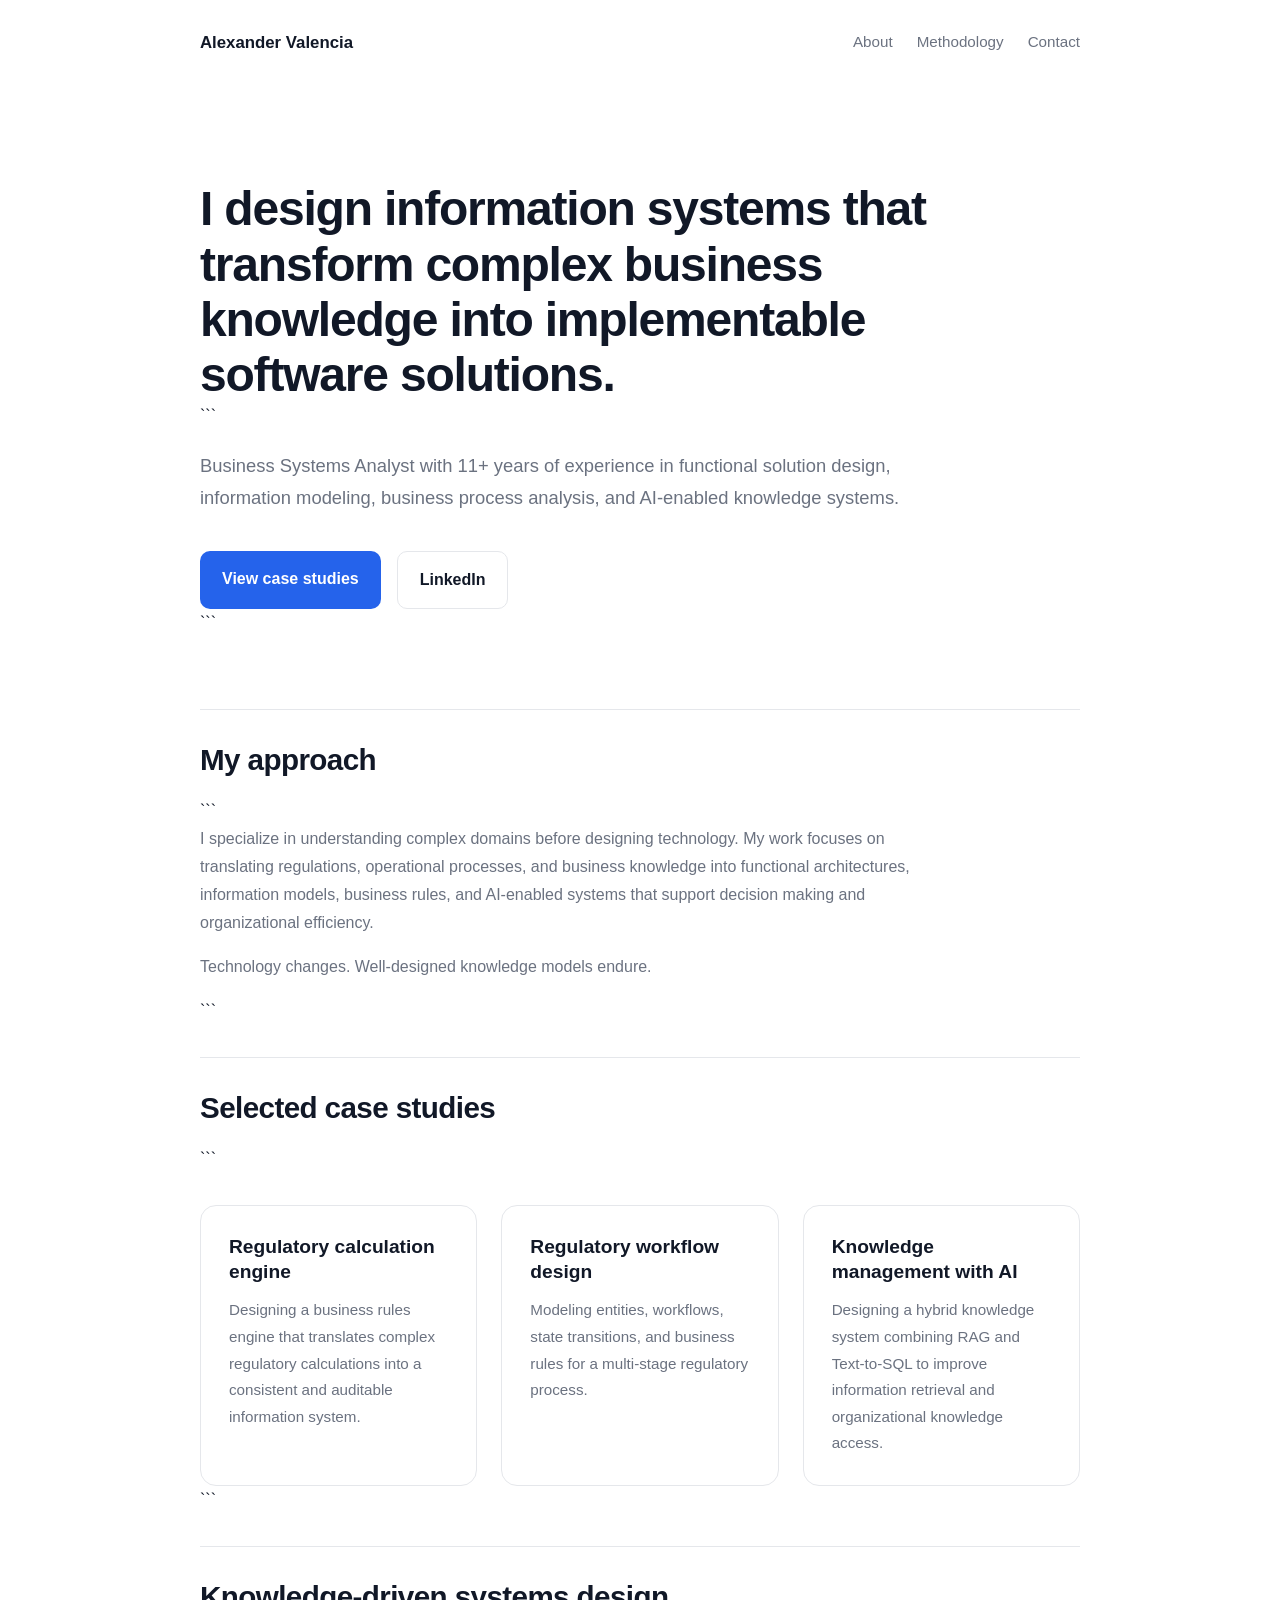
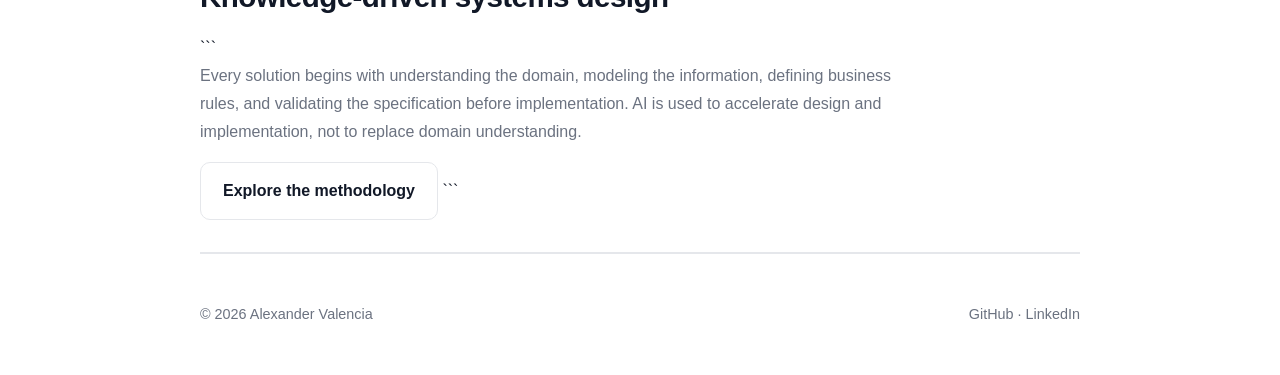
<file: index.html>
<!DOCTYPE html>

<html lang="en">
<head>
    <meta charset="UTF-8">
    <meta name="viewport" content="width=device-width, initial-scale=1.0">
    <title>Alexander Valencia | Business Systems Analyst</title>
    <link rel="stylesheet" href="assets/css/style.css">
</head>
<body>

<header class="container">
    <nav>
        <div class="logo">Alexander Valencia</div>
        <div class="nav-links">
            <a href="about.html">About</a>
            <a href="methodology.html">Methodology</a>
            <a href="contact.html">Contact</a>
        </div>
    </nav>
</header>

<main class="container">

<section class="hero">
    <h1>I design information systems that transform complex business knowledge into implementable software solutions.</h1>

```
<p class="subtitle">
    Business Systems Analyst with 11+ years of experience in functional solution design,
    information modeling, business process analysis, and AI-enabled knowledge systems.
</p>

<div class="hero-buttons">
    <a href="#case-studies" class="button primary">View case studies</a>
    <a href="https://www.linkedin.com/in/alexander-valencia-810a466b" class="button secondary">LinkedIn</a>
</div>
```

</section>

<section class="intro">
    <h2>My approach</h2>

```
<p>
    I specialize in understanding complex domains before designing technology.
    My work focuses on translating regulations, operational processes, and business
    knowledge into functional architectures, information models, business rules,
    and AI-enabled systems that support decision making and organizational efficiency.
</p>

<p>
    Technology changes. Well-designed knowledge models endure.
</p>
```

</section>

<section id="case-studies" class="case-studies">
    <h2>Selected case studies</h2>

```
<div class="cards">

    <a class="card" href="cases/regulatory-calculation-engine.html">
        <h3>Regulatory calculation engine</h3>
        <p>
            Designing a business rules engine that translates complex regulatory
            calculations into a consistent and auditable information system.
        </p>
    </a>

    <a class="card" href="cases/regulatory-workflow-design.html">
        <h3>Regulatory workflow design</h3>
        <p>
            Modeling entities, workflows, state transitions, and business rules
            for a multi-stage regulatory process.
        </p>
    </a>

    <a class="card" href="cases/knowledge-management-ai.html">
        <h3>Knowledge management with AI</h3>
        <p>
            Designing a hybrid knowledge system combining RAG and Text-to-SQL
            to improve information retrieval and organizational knowledge access.
        </p>
    </a>

</div>
```

</section>

<section class="methodology">
    <h2>Knowledge-driven systems design</h2>

```
<p>
    Every solution begins with understanding the domain, modeling the information,
    defining business rules, and validating the specification before implementation.
    AI is used to accelerate design and implementation, not to replace domain understanding.
</p>

<a href="methodology.html" class="button secondary">Explore the methodology</a>
```

</section>

</main>

<footer class="container footer">
    <p>© 2026 Alexander Valencia</p>
    <p>
        <a href="https://github.com/alexv6v6">GitHub</a> ·
        <a href="https://www.linkedin.com/in/alexander-valencia-810a466b">LinkedIn</a>
    </p>
</footer>

</body>
</html>
</file>
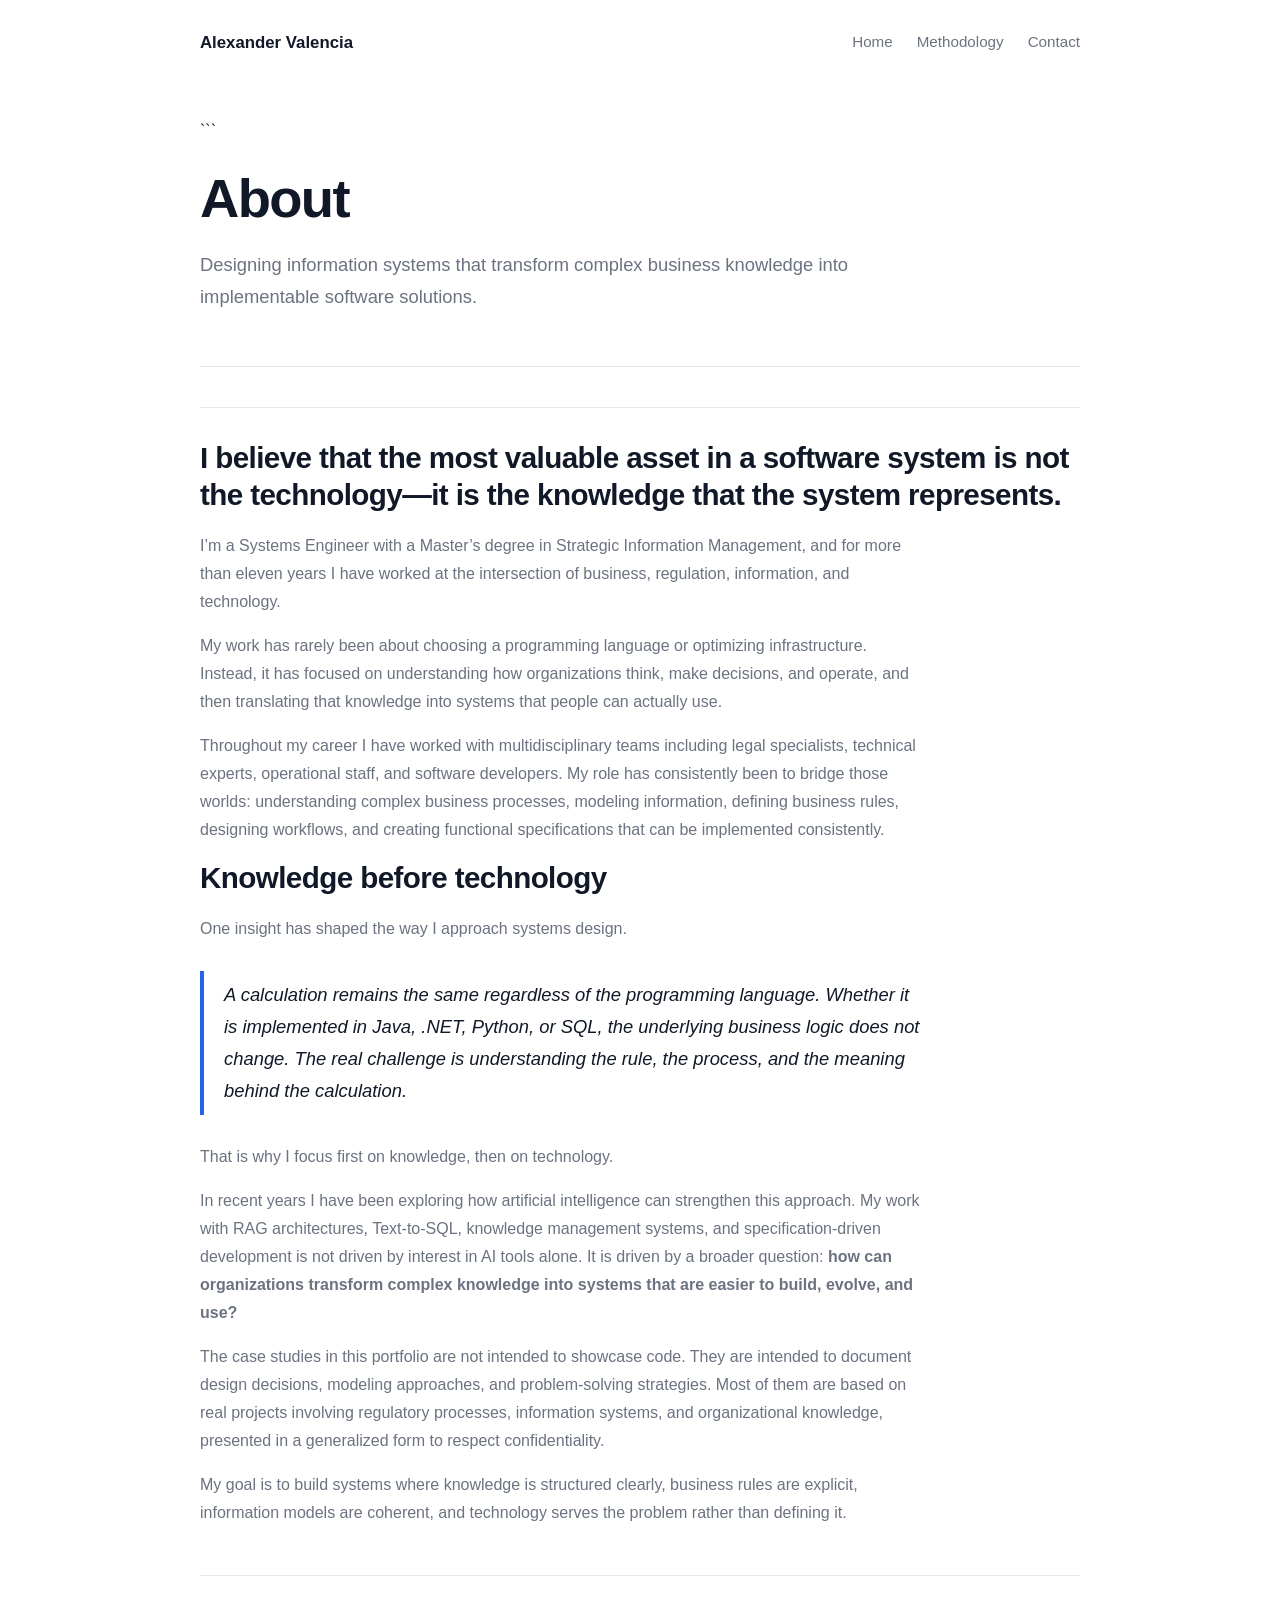
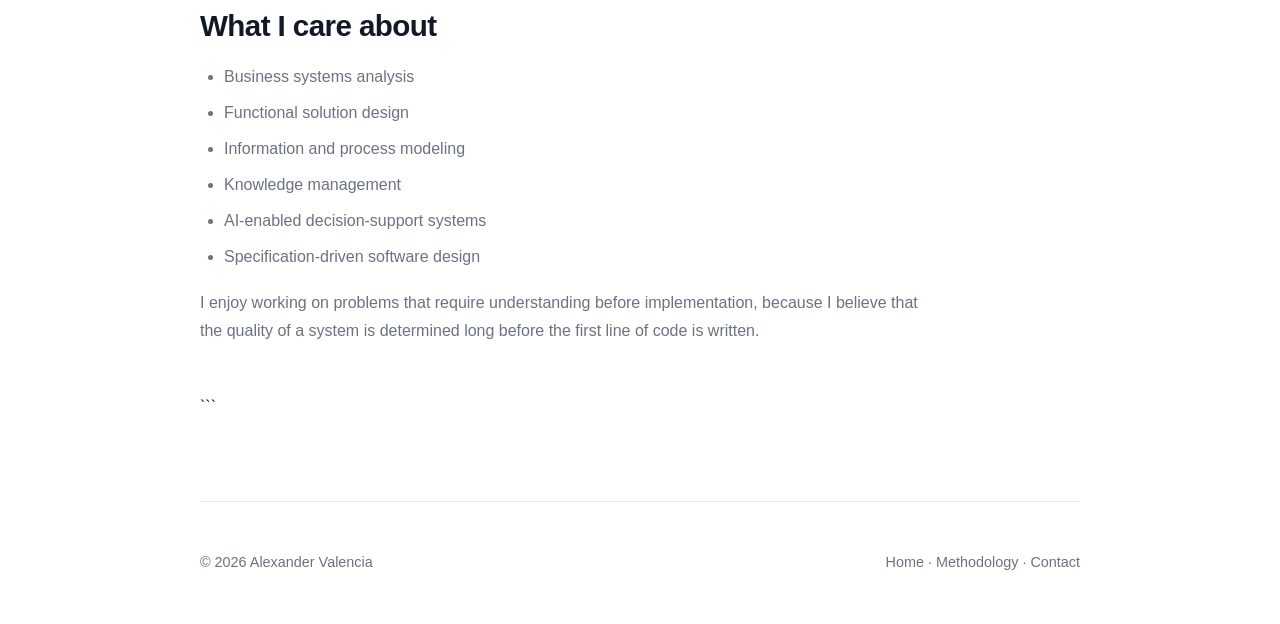
<file: about.html>
<!DOCTYPE html>

<html lang="en">
<head>
    <meta charset="UTF-8">
    <meta name="viewport" content="width=device-width, initial-scale=1.0">
    <title>About | Alexander Valencia</title>
    <link rel="stylesheet" href="assets/css/style.css">
</head>
<body>

<header class="container">
    <nav>
        <div class="logo">Alexander Valencia</div>
        <div class="nav-links">
            <a href="index.html">Home</a>
            <a href="methodology.html">Methodology</a>
            <a href="contact.html">Contact</a>
        </div>
    </nav>
</header>

<main class="container page-content">

```
<section class="page-header">
    <h1>About</h1>
    <p class="subtitle">
        Designing information systems that transform complex business knowledge into
        implementable software solutions.
    </p>
</section>

<section>

    <h2>I believe that the most valuable asset in a software system is not the technology—it is the knowledge that the system represents.</h2>

    <p>
        I’m a Systems Engineer with a Master’s degree in Strategic Information Management,
        and for more than eleven years I have worked at the intersection of business,
        regulation, information, and technology.
    </p>

    <p>
        My work has rarely been about choosing a programming language or optimizing
        infrastructure. Instead, it has focused on understanding how organizations think,
        make decisions, and operate, and then translating that knowledge into systems that
        people can actually use.
    </p>

    <p>
        Throughout my career I have worked with multidisciplinary teams including legal
        specialists, technical experts, operational staff, and software developers. My role
        has consistently been to bridge those worlds: understanding complex business
        processes, modeling information, defining business rules, designing workflows,
        and creating functional specifications that can be implemented consistently.
    </p>

    <h2>Knowledge before technology</h2>

    <p>
        One insight has shaped the way I approach systems design.
    </p>

    <blockquote>
        A calculation remains the same regardless of the programming language. Whether it
        is implemented in Java, .NET, Python, or SQL, the underlying business logic does
        not change. The real challenge is understanding the rule, the process, and the
        meaning behind the calculation.
    </blockquote>

    <p>
        That is why I focus first on knowledge, then on technology.
    </p>

    <p>
        In recent years I have been exploring how artificial intelligence can strengthen
        this approach. My work with RAG architectures, Text-to-SQL, knowledge management
        systems, and specification-driven development is not driven by interest in AI tools
        alone. It is driven by a broader question:
        <strong>how can organizations transform complex knowledge into systems that are
        easier to build, evolve, and use?</strong>
    </p>

    <p>
        The case studies in this portfolio are not intended to showcase code. They are
        intended to document design decisions, modeling approaches, and problem-solving
        strategies. Most of them are based on real projects involving regulatory processes,
        information systems, and organizational knowledge, presented in a generalized form
        to respect confidentiality.
    </p>

    <p>
        My goal is to build systems where knowledge is structured clearly, business rules
        are explicit, information models are coherent, and technology serves the problem
        rather than defining it.
    </p>

</section>

<section>

    <h2>What I care about</h2>

    <ul>
        <li>Business systems analysis</li>
        <li>Functional solution design</li>
        <li>Information and process modeling</li>
        <li>Knowledge management</li>
        <li>AI-enabled decision-support systems</li>
        <li>Specification-driven software design</li>
    </ul>

    <p>
        I enjoy working on problems that require understanding before implementation,
        because I believe that the quality of a system is determined long before the first
        line of code is written.
    </p>

</section>
```

</main>

<footer class="container footer">
    <p>© 2026 Alexander Valencia</p>
    <p>
        <a href="index.html">Home</a> ·
        <a href="methodology.html">Methodology</a> ·
        <a href="contact.html">Contact</a>
    </p>
</footer>

</body>
</html>
</file>
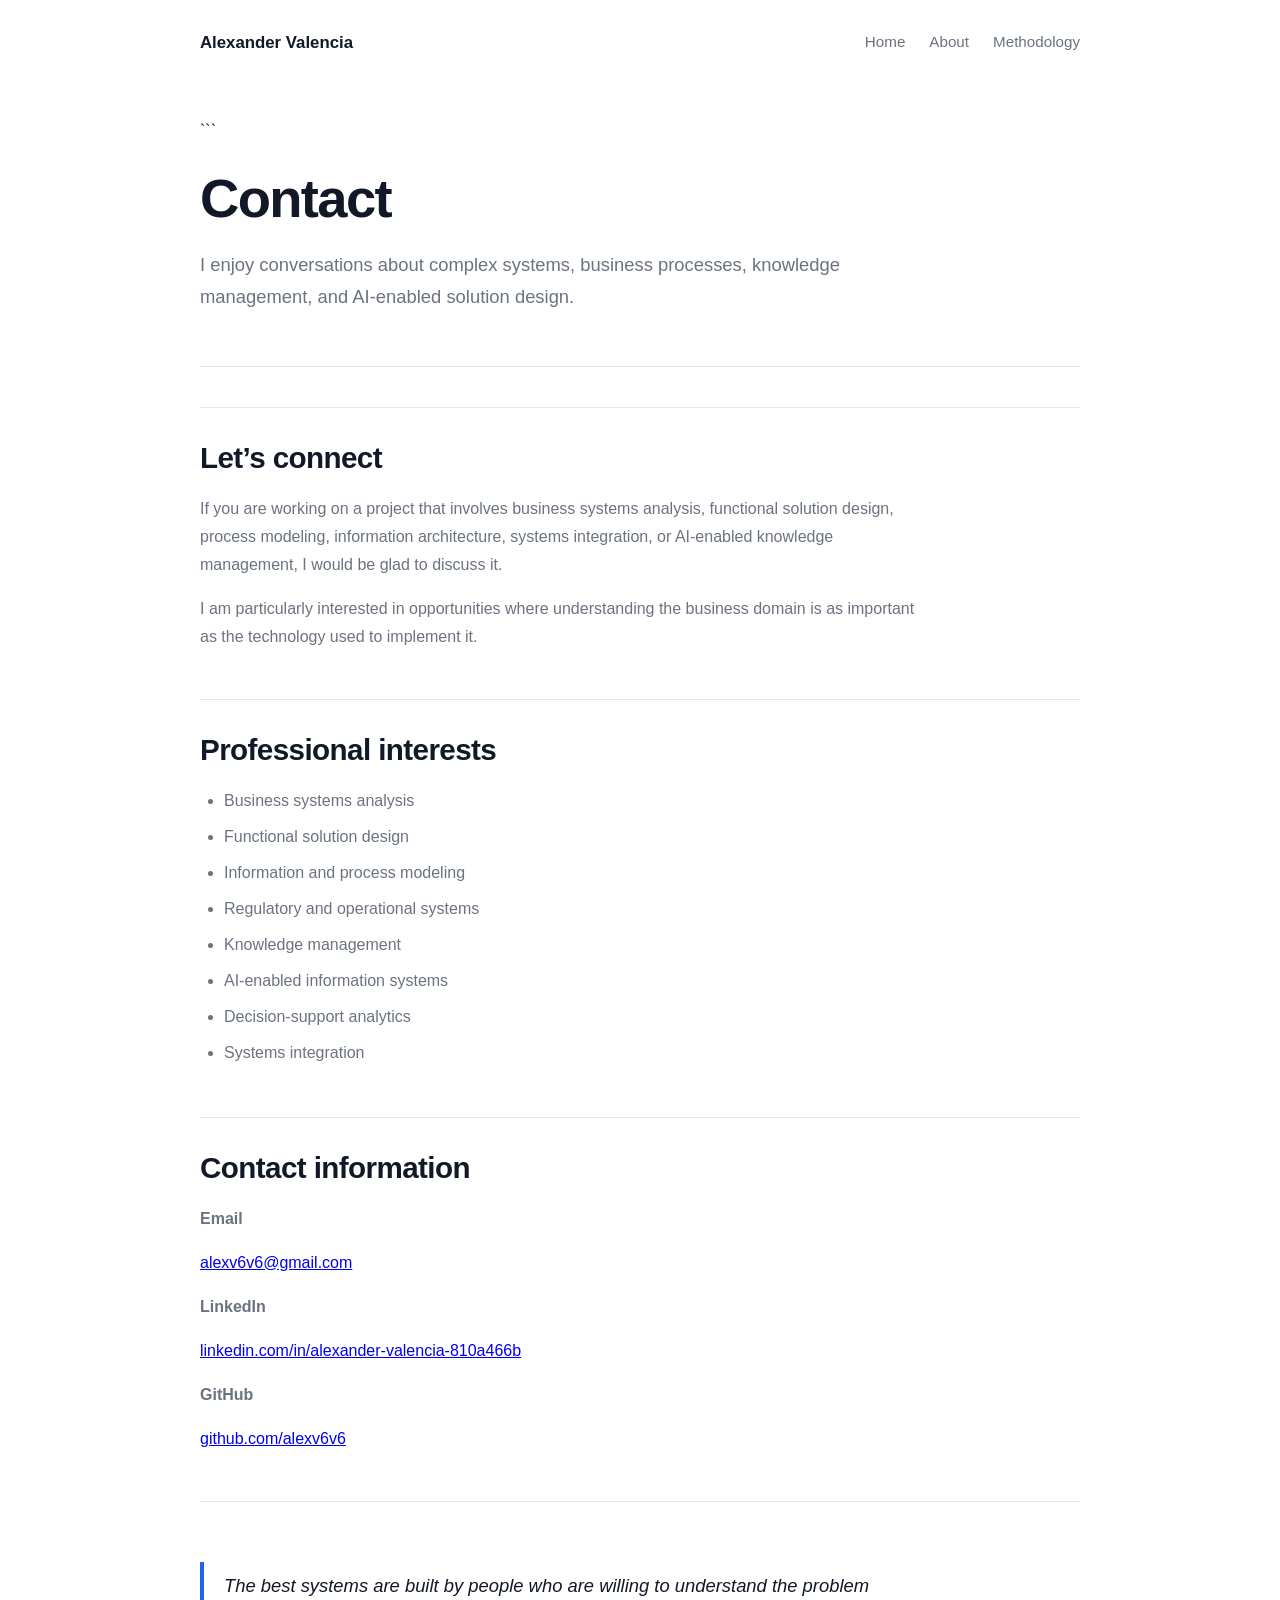
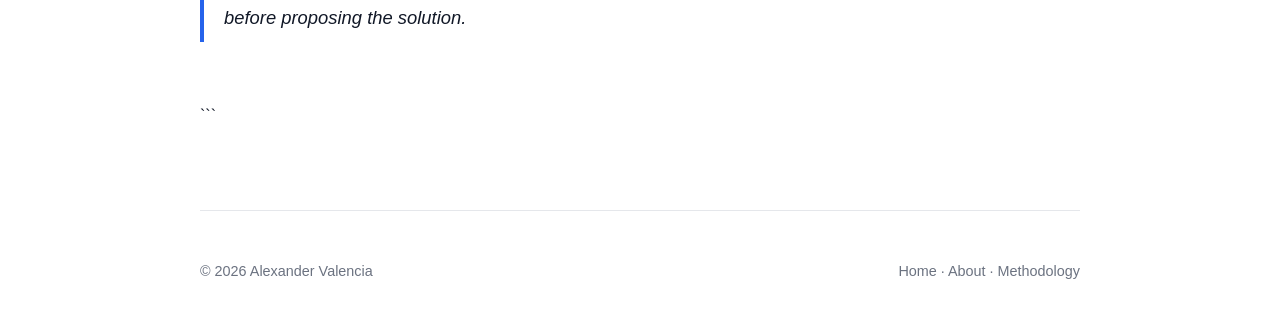
<file: contact.html>
<!DOCTYPE html>

<html lang="en">
<head>
    <meta charset="UTF-8">
    <meta name="viewport" content="width=device-width, initial-scale=1.0">
    <title>Contact | Alexander Valencia</title>
    <link rel="stylesheet" href="assets/css/style.css">
</head>
<body>

<header class="container">
    <nav>
        <div class="logo">Alexander Valencia</div>
        <div class="nav-links">
            <a href="index.html">Home</a>
            <a href="about.html">About</a>
            <a href="methodology.html">Methodology</a>
        </div>
    </nav>
</header>

<main class="container page-content">

```
<section class="page-header">
    <h1>Contact</h1>
    <p class="subtitle">
        I enjoy conversations about complex systems, business processes,
        knowledge management, and AI-enabled solution design.
    </p>
</section>

<section>

    <h2>Let’s connect</h2>

    <p>
        If you are working on a project that involves business systems analysis,
        functional solution design, process modeling, information architecture,
        systems integration, or AI-enabled knowledge management, I would be glad
        to discuss it.
    </p>

    <p>
        I am particularly interested in opportunities where understanding the
        business domain is as important as the technology used to implement it.
    </p>

</section>

<section>

    <h2>Professional interests</h2>

    <ul>
        <li>Business systems analysis</li>
        <li>Functional solution design</li>
        <li>Information and process modeling</li>
        <li>Regulatory and operational systems</li>
        <li>Knowledge management</li>
        <li>AI-enabled information systems</li>
        <li>Decision-support analytics</li>
        <li>Systems integration</li>
    </ul>

</section>

<section>

    <h2>Contact information</h2>

    <p><strong>Email</strong></p>
    <p>
        <a href="mailto:alexv6v6@gmail.com">alexv6v6@gmail.com</a>
    </p>

    <p><strong>LinkedIn</strong></p>
    <p>
        <a href="https://www.linkedin.com/in/alexander-valencia-810a466b" target="_blank">
            linkedin.com/in/alexander-valencia-810a466b
        </a>
    </p>

    <p><strong>GitHub</strong></p>
    <p>
        <a href="https://github.com/alexv6v6" target="_blank">
            github.com/alexv6v6
        </a>
    </p>

</section>

<section>

    <blockquote>
        The best systems are built by people who are willing to understand the problem
        before proposing the solution.
    </blockquote>

</section>
```

</main>

<footer class="container footer">
    <p>© 2026 Alexander Valencia</p>
    <p>
        <a href="index.html">Home</a> ·
        <a href="about.html">About</a> ·
        <a href="methodology.html">Methodology</a>
    </p>
</footer>

</body>
</html>
</file>
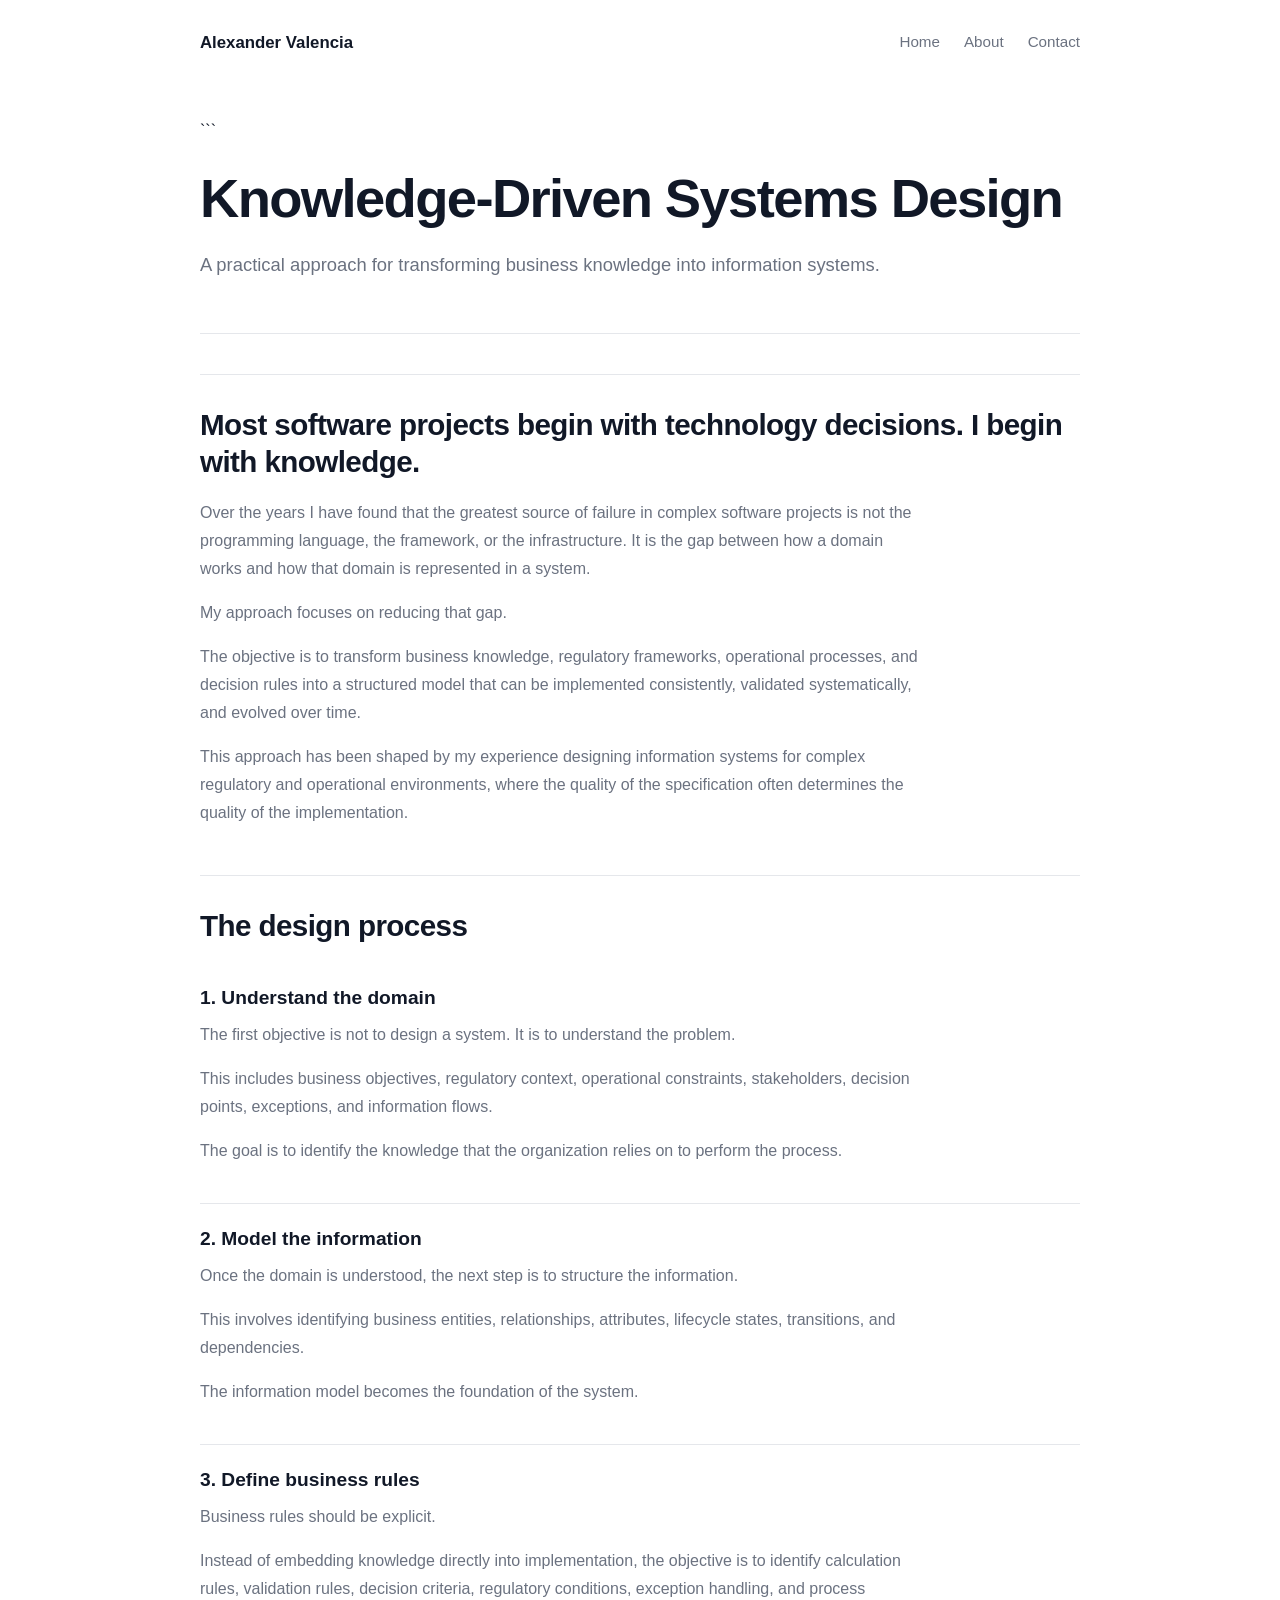
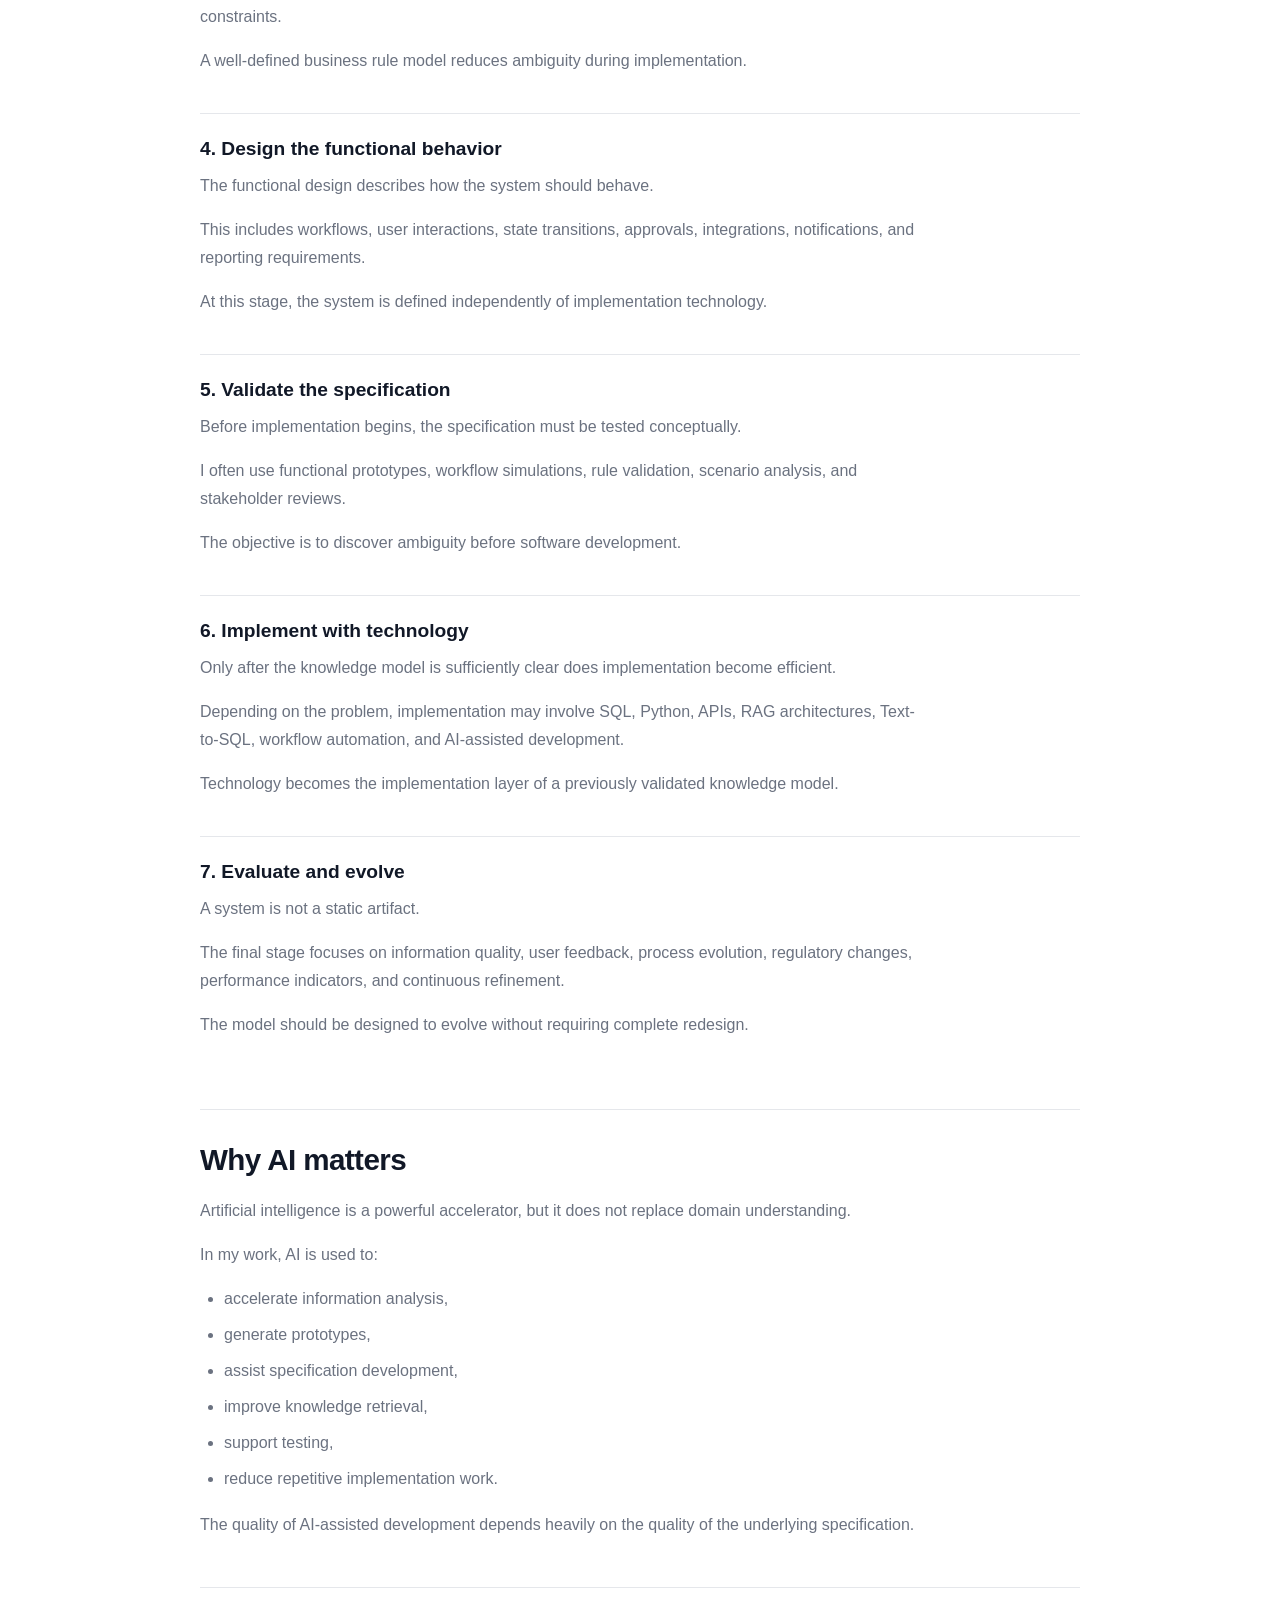
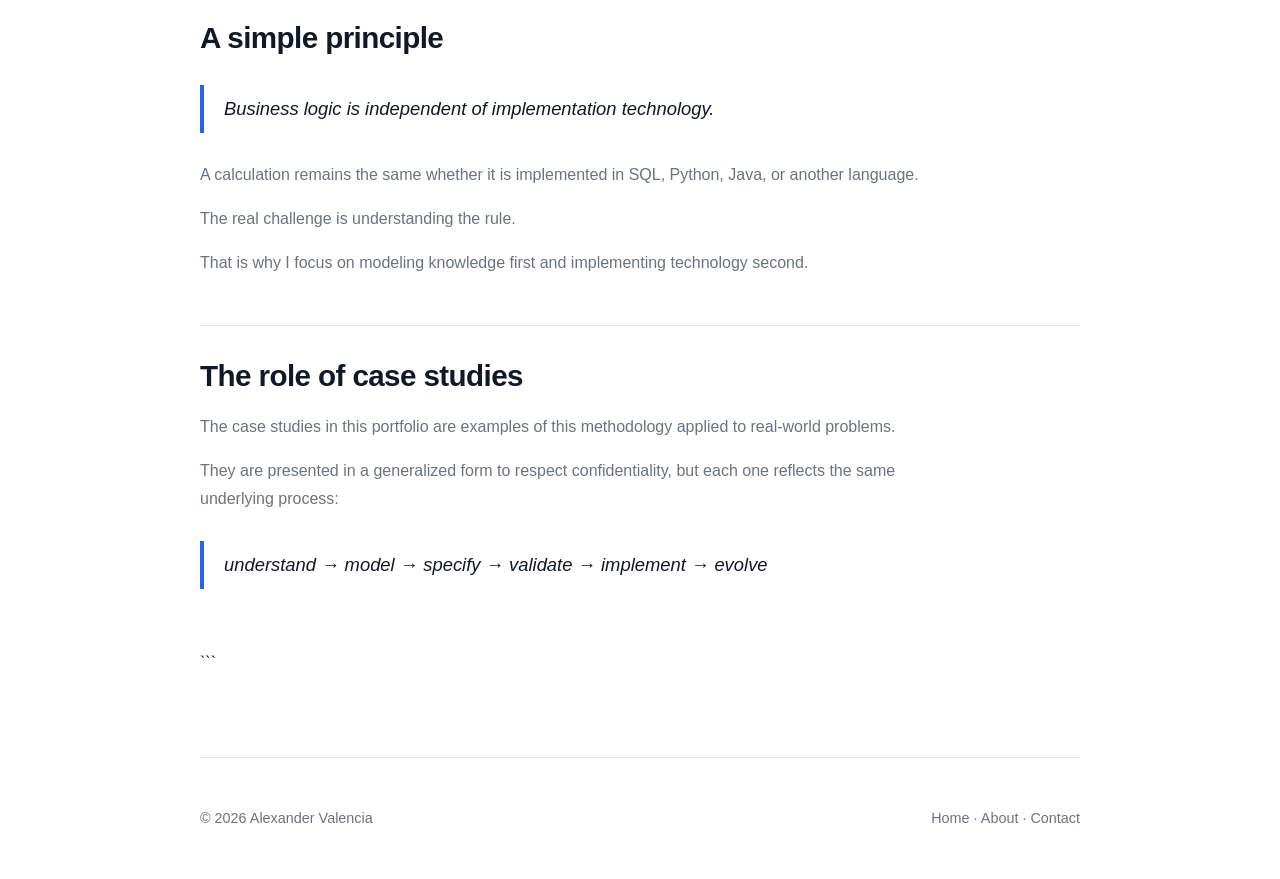
<file: methodology.html>
<!DOCTYPE html>

<html lang="en">
<head>
    <meta charset="UTF-8">
    <meta name="viewport" content="width=device-width, initial-scale=1.0">
    <title>Methodology | Alexander Valencia</title>
    <link rel="stylesheet" href="assets/css/style.css">
</head>
<body>

<header class="container">
    <nav>
        <div class="logo">Alexander Valencia</div>
        <div class="nav-links">
            <a href="index.html">Home</a>
            <a href="about.html">About</a>
            <a href="contact.html">Contact</a>
        </div>
    </nav>
</header>

<main class="container page-content">

```
<section class="page-header">
    <h1>Knowledge-Driven Systems Design</h1>
    <p class="subtitle">
        A practical approach for transforming business knowledge into information systems.
    </p>
</section>

<section>

    <h2>Most software projects begin with technology decisions. I begin with knowledge.</h2>

    <p>
        Over the years I have found that the greatest source of failure in complex software
        projects is not the programming language, the framework, or the infrastructure.
        It is the gap between how a domain works and how that domain is represented in a system.
    </p>

    <p>
        My approach focuses on reducing that gap.
    </p>

    <p>
        The objective is to transform business knowledge, regulatory frameworks, operational
        processes, and decision rules into a structured model that can be implemented
        consistently, validated systematically, and evolved over time.
    </p>

    <p>
        This approach has been shaped by my experience designing information systems for
        complex regulatory and operational environments, where the quality of the
        specification often determines the quality of the implementation.
    </p>

</section>

<section>

    <h2>The design process</h2>

    <div class="process-step">
        <h3>1. Understand the domain</h3>
        <p>The first objective is not to design a system. It is to understand the problem.</p>
        <p>This includes business objectives, regulatory context, operational constraints,
        stakeholders, decision points, exceptions, and information flows.</p>
        <p>The goal is to identify the knowledge that the organization relies on to perform
        the process.</p>
    </div>

    <div class="process-step">
        <h3>2. Model the information</h3>
        <p>Once the domain is understood, the next step is to structure the information.</p>
        <p>This involves identifying business entities, relationships, attributes,
        lifecycle states, transitions, and dependencies.</p>
        <p>The information model becomes the foundation of the system.</p>
    </div>

    <div class="process-step">
        <h3>3. Define business rules</h3>
        <p>Business rules should be explicit.</p>
        <p>Instead of embedding knowledge directly into implementation, the objective is to
        identify calculation rules, validation rules, decision criteria, regulatory
        conditions, exception handling, and process constraints.</p>
        <p>A well-defined business rule model reduces ambiguity during implementation.</p>
    </div>

    <div class="process-step">
        <h3>4. Design the functional behavior</h3>
        <p>The functional design describes how the system should behave.</p>
        <p>This includes workflows, user interactions, state transitions, approvals,
        integrations, notifications, and reporting requirements.</p>
        <p>At this stage, the system is defined independently of implementation technology.</p>
    </div>

    <div class="process-step">
        <h3>5. Validate the specification</h3>
        <p>Before implementation begins, the specification must be tested conceptually.</p>
        <p>I often use functional prototypes, workflow simulations, rule validation,
        scenario analysis, and stakeholder reviews.</p>
        <p>The objective is to discover ambiguity before software development.</p>
    </div>

    <div class="process-step">
        <h3>6. Implement with technology</h3>
        <p>Only after the knowledge model is sufficiently clear does implementation become
        efficient.</p>
        <p>Depending on the problem, implementation may involve SQL, Python, APIs,
        RAG architectures, Text-to-SQL, workflow automation, and AI-assisted development.</p>
        <p>Technology becomes the implementation layer of a previously validated knowledge model.</p>
    </div>

    <div class="process-step">
        <h3>7. Evaluate and evolve</h3>
        <p>A system is not a static artifact.</p>
        <p>The final stage focuses on information quality, user feedback, process evolution,
        regulatory changes, performance indicators, and continuous refinement.</p>
        <p>The model should be designed to evolve without requiring complete redesign.</p>
    </div>

</section>

<section>

    <h2>Why AI matters</h2>

    <p>
        Artificial intelligence is a powerful accelerator, but it does not replace domain
        understanding.
    </p>

    <p>In my work, AI is used to:</p>

    <ul>
        <li>accelerate information analysis,</li>
        <li>generate prototypes,</li>
        <li>assist specification development,</li>
        <li>improve knowledge retrieval,</li>
        <li>support testing,</li>
        <li>reduce repetitive implementation work.</li>
    </ul>

    <p>
        The quality of AI-assisted development depends heavily on the quality of the
        underlying specification.
    </p>

</section>

<section>

    <h2>A simple principle</h2>

    <blockquote>
        Business logic is independent of implementation technology.
    </blockquote>

    <p>
        A calculation remains the same whether it is implemented in SQL, Python, Java,
        or another language.
    </p>

    <p>
        The real challenge is understanding the rule.
    </p>

    <p>
        That is why I focus on modeling knowledge first and implementing technology second.
    </p>

</section>

<section>

    <h2>The role of case studies</h2>

    <p>
        The case studies in this portfolio are examples of this methodology applied to
        real-world problems.
    </p>

    <p>
        They are presented in a generalized form to respect confidentiality, but each one
        reflects the same underlying process:
    </p>

    <blockquote>
        understand → model → specify → validate → implement → evolve
    </blockquote>

</section>
```

</main>

<footer class="container footer">
    <p>© 2026 Alexander Valencia</p>
    <p>
        <a href="index.html">Home</a> ·
        <a href="about.html">About</a> ·
        <a href="contact.html">Contact</a>
    </p>
</footer>

</body>
</html>
</file>
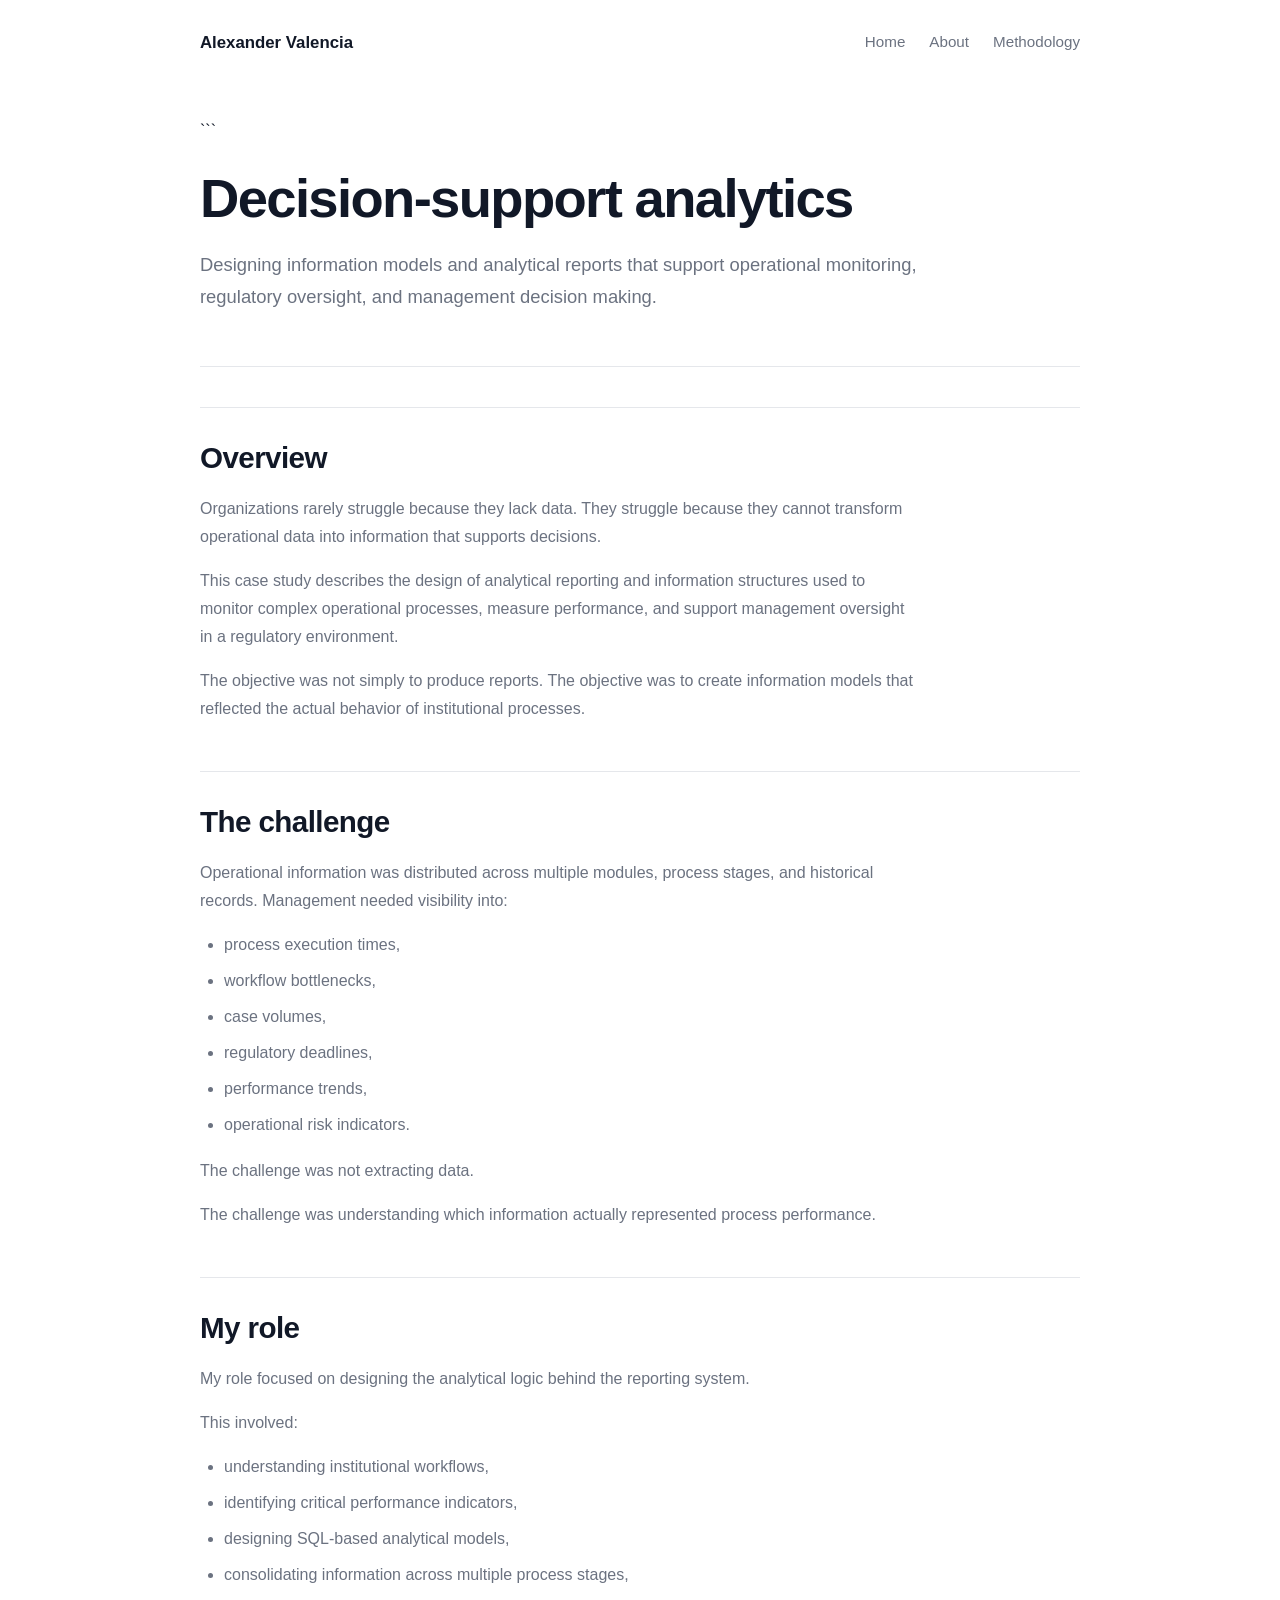
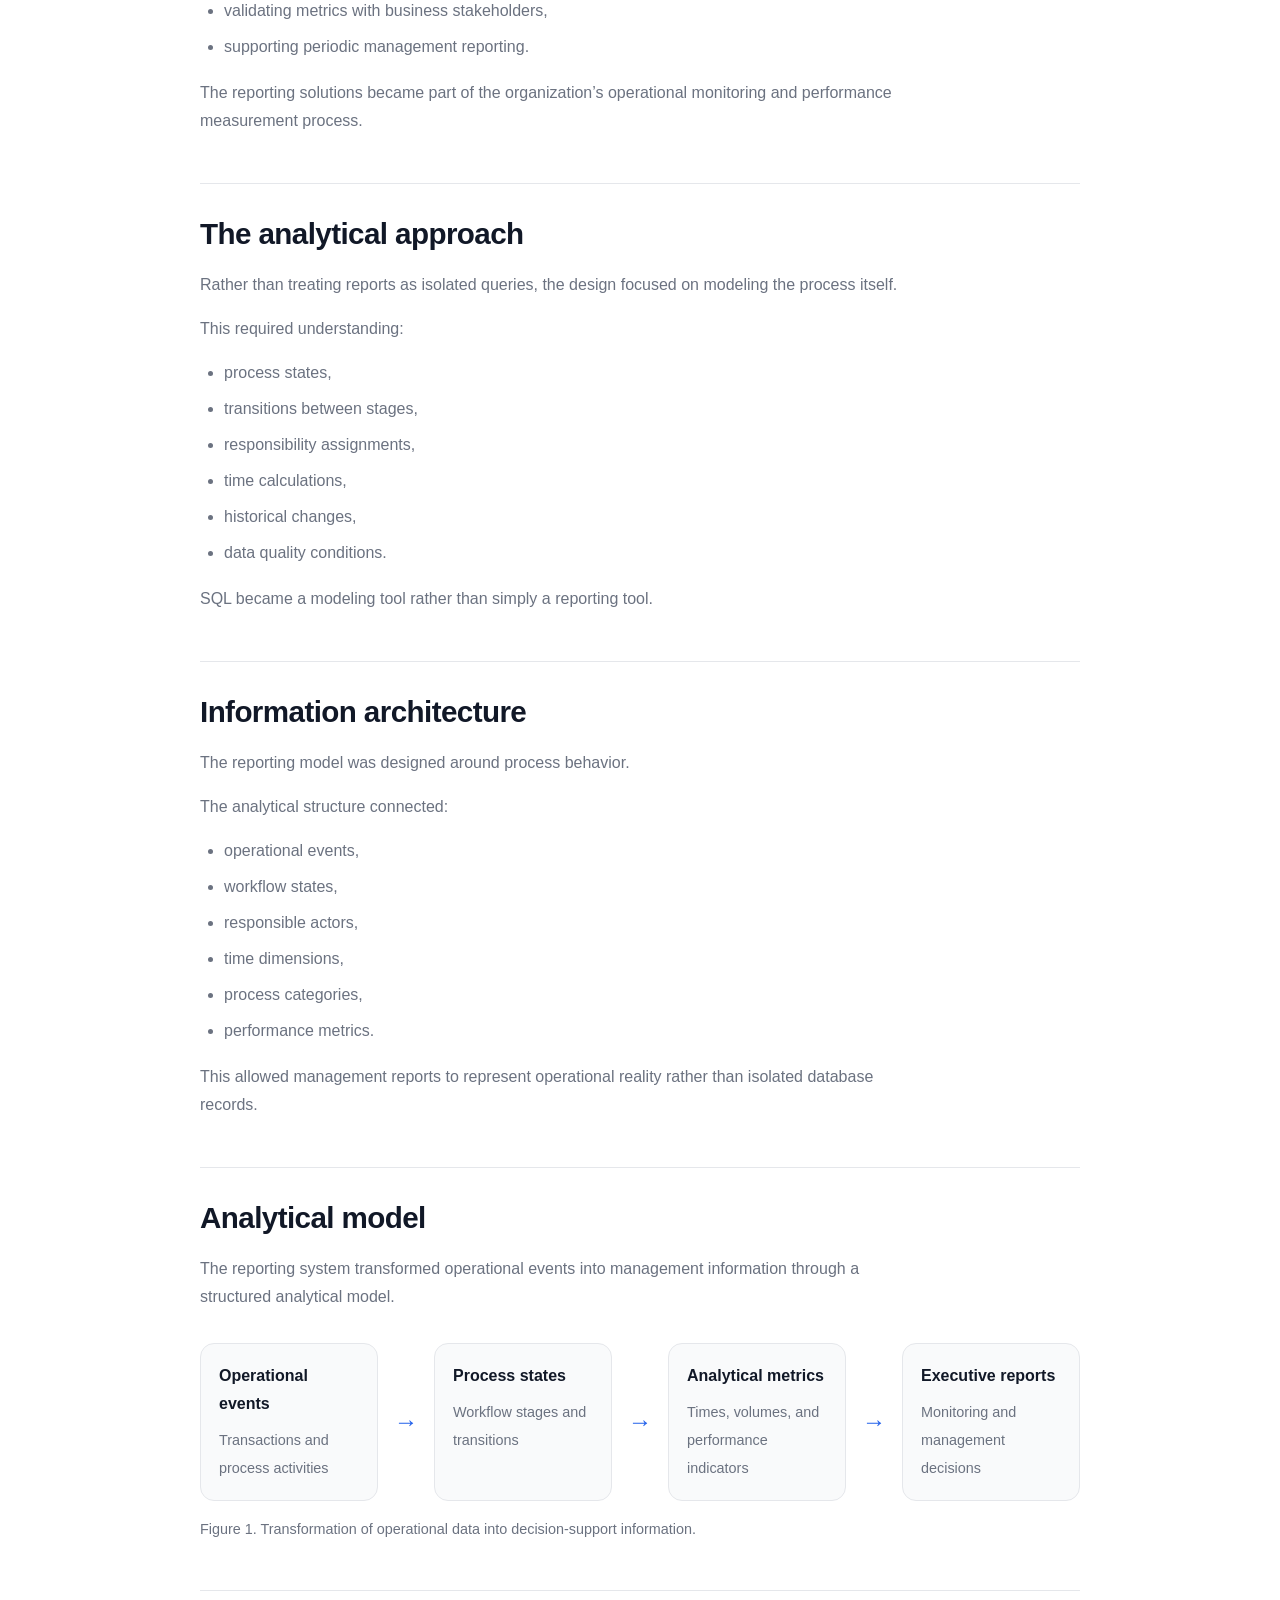
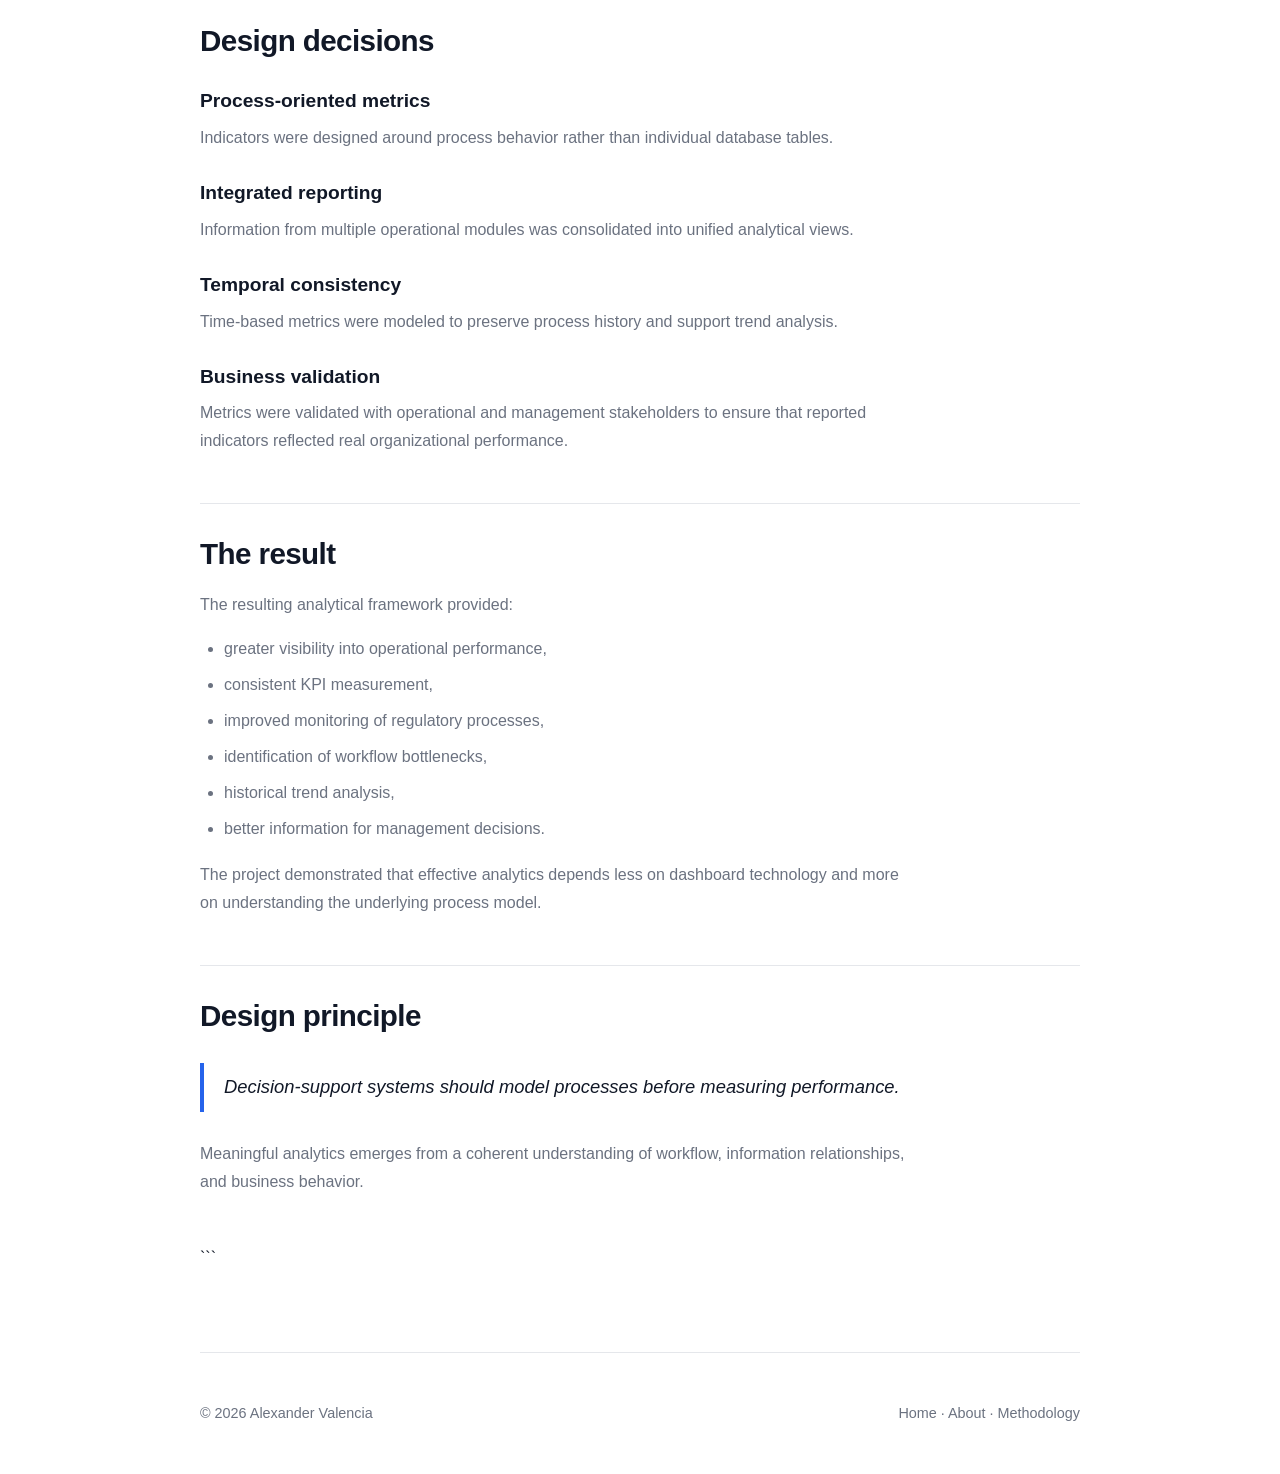
<file: cases/decision-support-analytics.html>
<!DOCTYPE html>

<html lang="en">
<head>
    <meta charset="UTF-8">
    <meta name="viewport" content="width=device-width, initial-scale=1.0">
    <title>Decision-Support Analytics | Alexander Valencia</title>
    <link rel="stylesheet" href="../assets/css/style.css">
</head>
<body>

<header class="container">
    <nav>
        <div class="logo">Alexander Valencia</div>
        <div class="nav-links">
            <a href="../index.html">Home</a>
            <a href="../about.html">About</a>
            <a href="../methodology.html">Methodology</a>
        </div>
    </nav>
</header>

<main class="container page-content">

```
<section class="page-header">
    <h1>Decision-support analytics</h1>
    <p class="subtitle">
        Designing information models and analytical reports that support operational
        monitoring, regulatory oversight, and management decision making.
    </p>
</section>

<section>

    <h2>Overview</h2>

    <p>
        Organizations rarely struggle because they lack data. They struggle because
        they cannot transform operational data into information that supports decisions.
    </p>

    <p>
        This case study describes the design of analytical reporting and information
        structures used to monitor complex operational processes, measure performance,
        and support management oversight in a regulatory environment.
    </p>

    <p>
        The objective was not simply to produce reports. The objective was to create
        information models that reflected the actual behavior of institutional processes.
    </p>

</section>

<section>

    <h2>The challenge</h2>

    <p>
        Operational information was distributed across multiple modules, process stages,
        and historical records. Management needed visibility into:
    </p>

    <ul>
        <li>process execution times,</li>
        <li>workflow bottlenecks,</li>
        <li>case volumes,</li>
        <li>regulatory deadlines,</li>
        <li>performance trends,</li>
        <li>operational risk indicators.</li>
    </ul>

    <p>
        The challenge was not extracting data.
    </p>

    <p>
        The challenge was understanding which information actually represented process
        performance.
    </p>

</section>

<section>

    <h2>My role</h2>

    <p>
        My role focused on designing the analytical logic behind the reporting system.
    </p>

    <p>This involved:</p>

    <ul>
        <li>understanding institutional workflows,</li>
        <li>identifying critical performance indicators,</li>
        <li>designing SQL-based analytical models,</li>
        <li>consolidating information across multiple process stages,</li>
        <li>validating metrics with business stakeholders,</li>
        <li>supporting periodic management reporting.</li>
    </ul>

    <p>
        The reporting solutions became part of the organization’s operational monitoring
        and performance measurement process.
    </p>

</section>

<section>

    <h2>The analytical approach</h2>

    <p>
        Rather than treating reports as isolated queries, the design focused on modeling
        the process itself.
    </p>

    <p>
        This required understanding:
    </p>

    <ul>
        <li>process states,</li>
        <li>transitions between stages,</li>
        <li>responsibility assignments,</li>
        <li>time calculations,</li>
        <li>historical changes,</li>
        <li>data quality conditions.</li>
    </ul>

    <p>
        SQL became a modeling tool rather than simply a reporting tool.
    </p>

</section>

<section>

    <h2>Information architecture</h2>

    <p>
        The reporting model was designed around process behavior.
    </p>

    <p>The analytical structure connected:</p>

    <ul>
        <li>operational events,</li>
        <li>workflow states,</li>
        <li>responsible actors,</li>
        <li>time dimensions,</li>
        <li>process categories,</li>
        <li>performance metrics.</li>
    </ul>

    <p>
        This allowed management reports to represent operational reality rather than
        isolated database records.
    </p>

</section>

<section>

    <h2>Analytical model</h2>

    <p>
        The reporting system transformed operational events into management information
        through a structured analytical model.
    </p>

    <div class="diagram-flow">

        <div class="diagram-box">
            <strong>Operational events</strong>
            <span>Transactions and process activities</span>
        </div>

        <div class="diagram-arrow">→</div>

        <div class="diagram-box">
            <strong>Process states</strong>
            <span>Workflow stages and transitions</span>
        </div>

        <div class="diagram-arrow">→</div>

        <div class="diagram-box">
            <strong>Analytical metrics</strong>
            <span>Times, volumes, and performance indicators</span>
        </div>

        <div class="diagram-arrow">→</div>

        <div class="diagram-box">
            <strong>Executive reports</strong>
            <span>Monitoring and management decisions</span>
        </div>

    </div>

    <p class="diagram-caption">
        Figure 1. Transformation of operational data into decision-support information.
    </p>

</section>

<section>

    <h2>Design decisions</h2>

    <h3>Process-oriented metrics</h3>
    <p>
        Indicators were designed around process behavior rather than individual database
        tables.
    </p>

    <h3>Integrated reporting</h3>
    <p>
        Information from multiple operational modules was consolidated into unified
        analytical views.
    </p>

    <h3>Temporal consistency</h3>
    <p>
        Time-based metrics were modeled to preserve process history and support trend analysis.
    </p>

    <h3>Business validation</h3>
    <p>
        Metrics were validated with operational and management stakeholders to ensure
        that reported indicators reflected real organizational performance.
    </p>

</section>

<section>

    <h2>The result</h2>

    <p>The resulting analytical framework provided:</p>

    <ul>
        <li>greater visibility into operational performance,</li>
        <li>consistent KPI measurement,</li>
        <li>improved monitoring of regulatory processes,</li>
        <li>identification of workflow bottlenecks,</li>
        <li>historical trend analysis,</li>
        <li>better information for management decisions.</li>
    </ul>

    <p>
        The project demonstrated that effective analytics depends less on dashboard
        technology and more on understanding the underlying process model.
    </p>

</section>

<section>

    <h2>Design principle</h2>

    <blockquote>
        Decision-support systems should model processes before measuring performance.
    </blockquote>

    <p>
        Meaningful analytics emerges from a coherent understanding of workflow,
        information relationships, and business behavior.
    </p>

</section>
```

</main>

<footer class="container footer">
    <p>© 2026 Alexander Valencia</p>
    <p>
        <a href="../index.html">Home</a> ·
        <a href="../about.html">About</a> ·
        <a href="../methodology.html">Methodology</a>
    </p>
</footer>

</body>
</html>
</file>
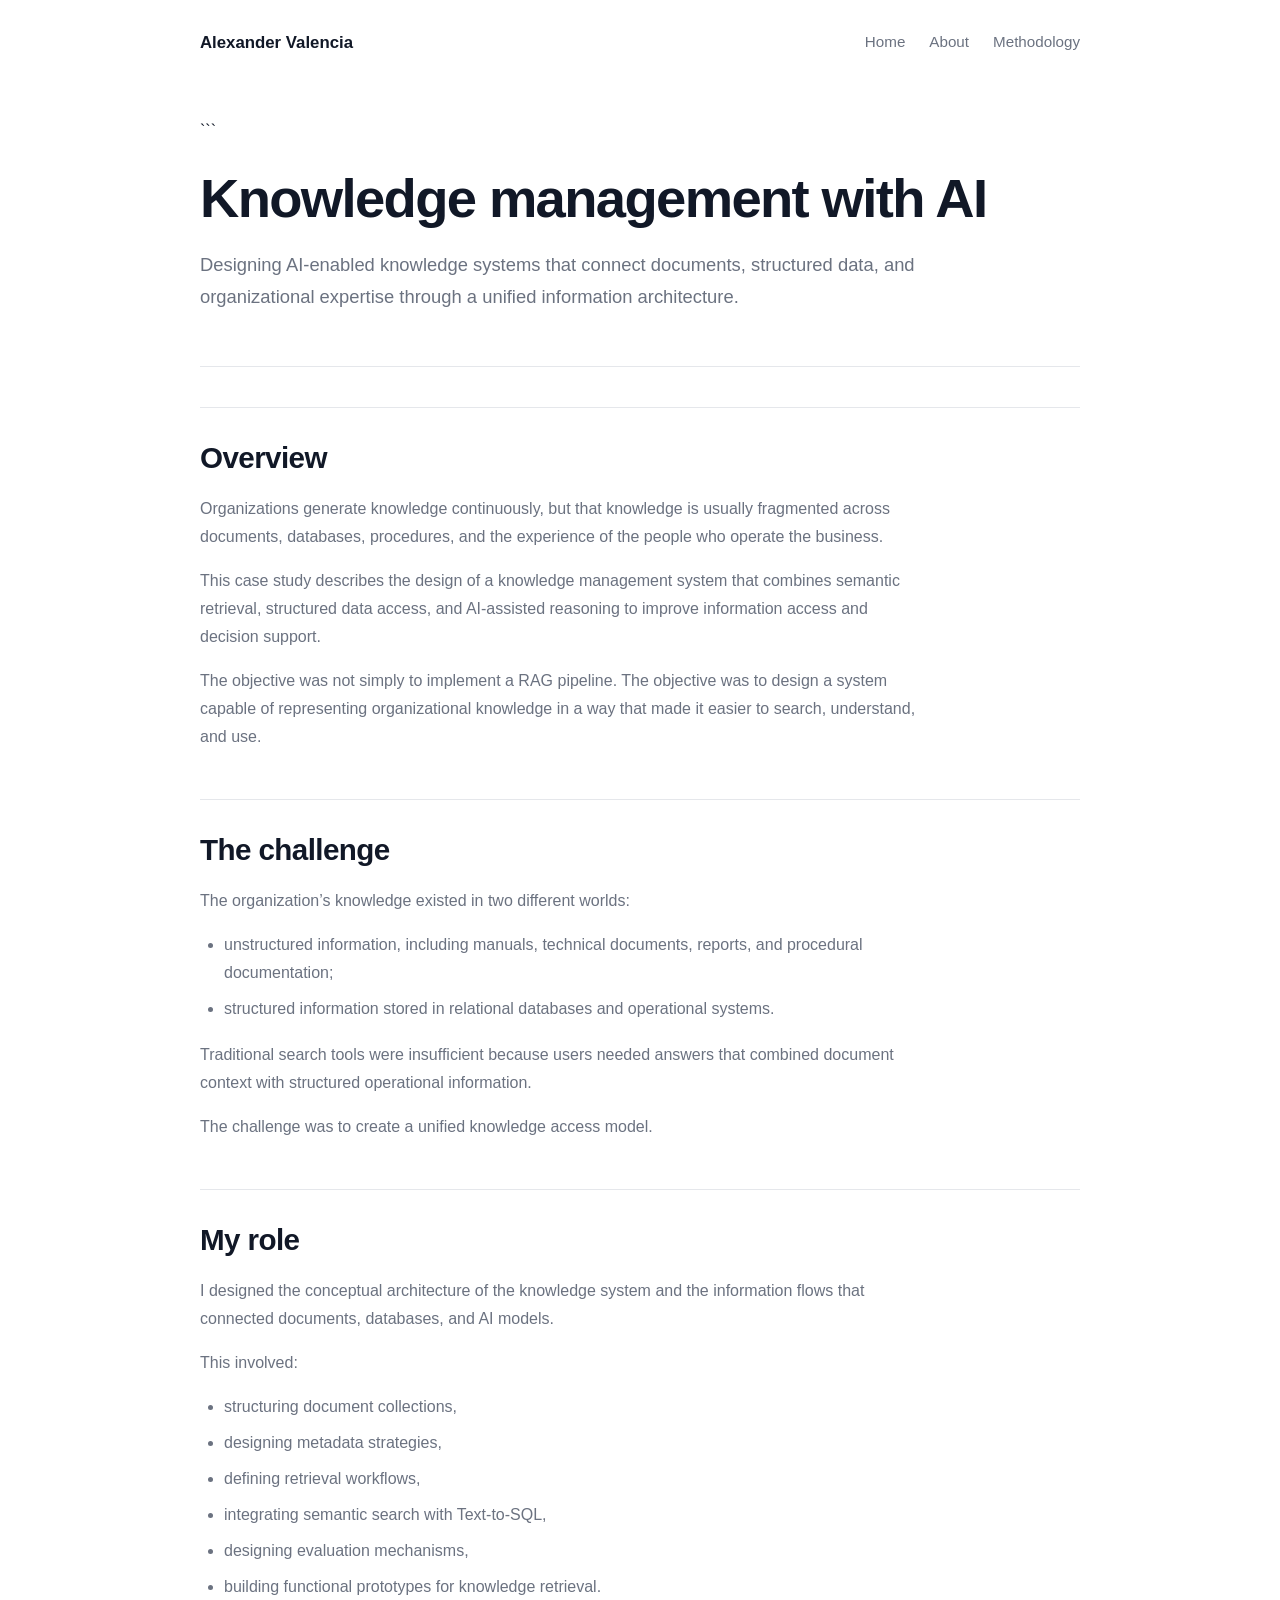
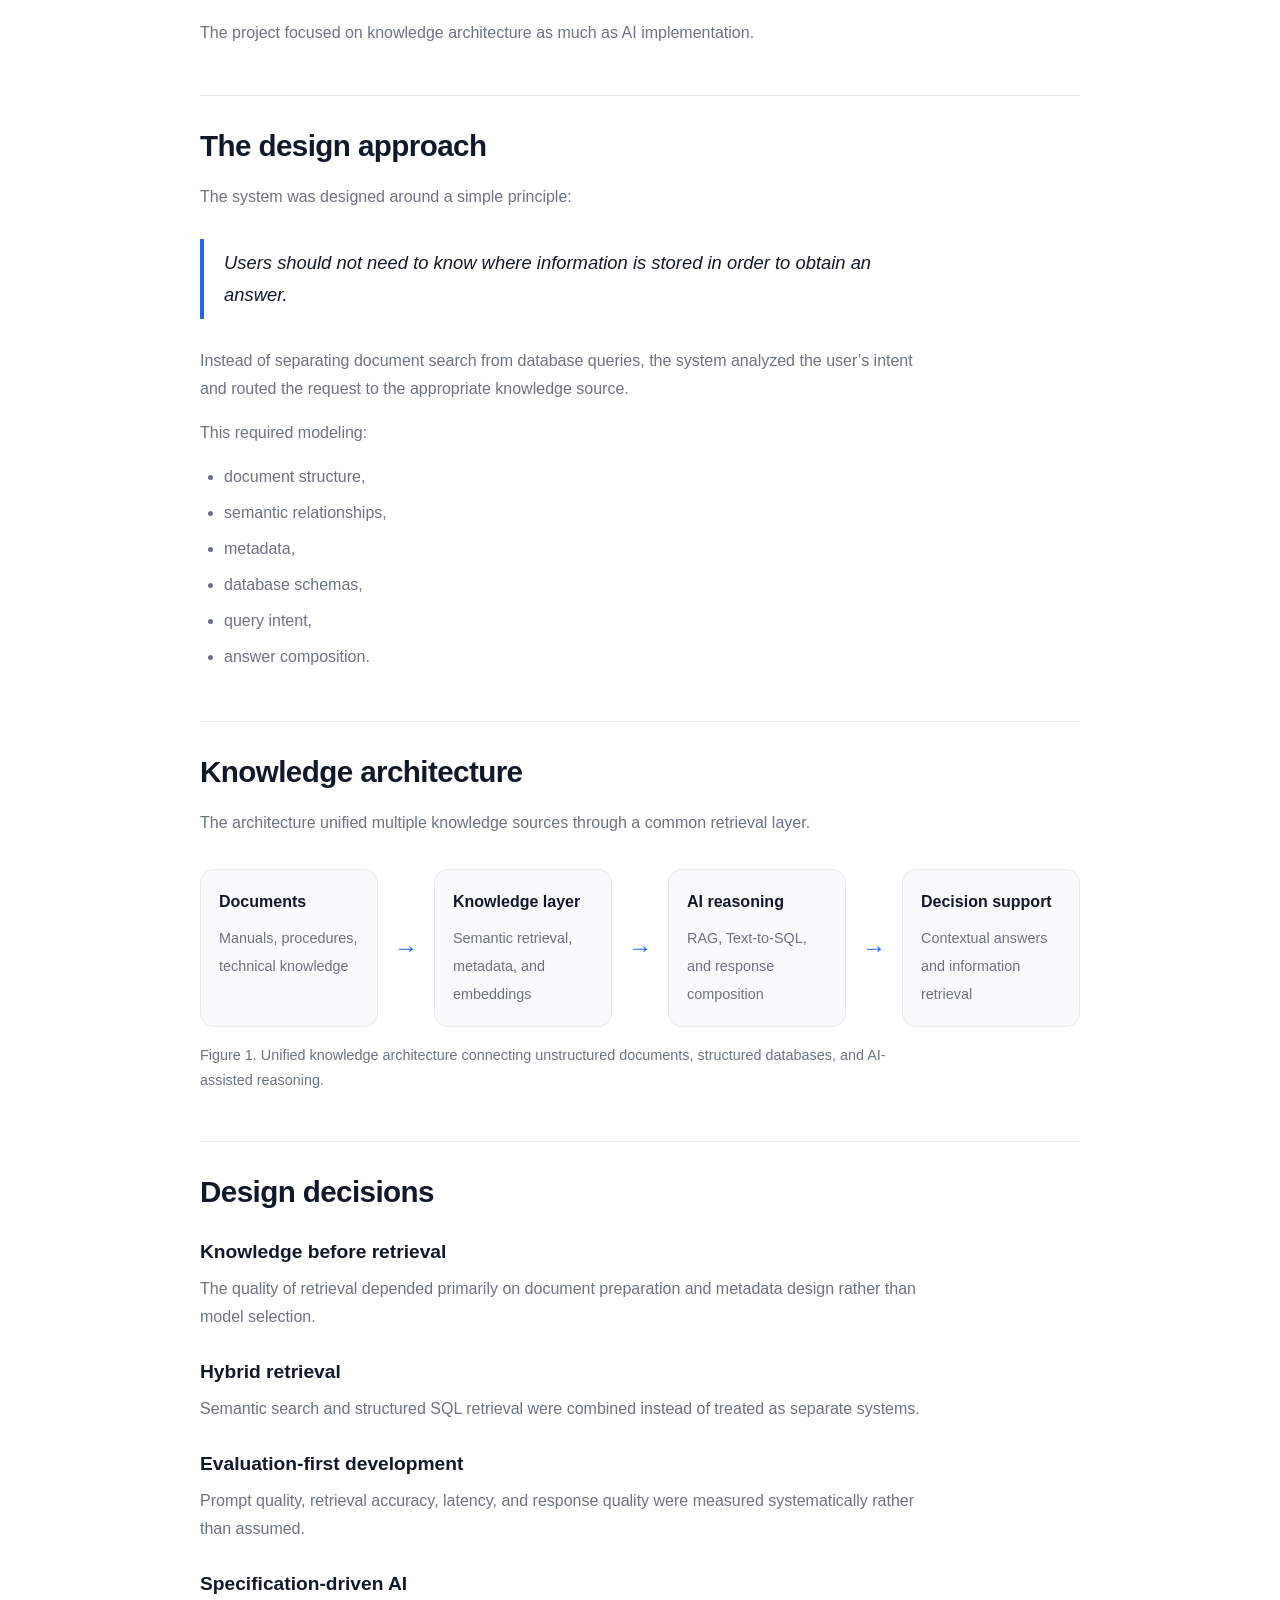
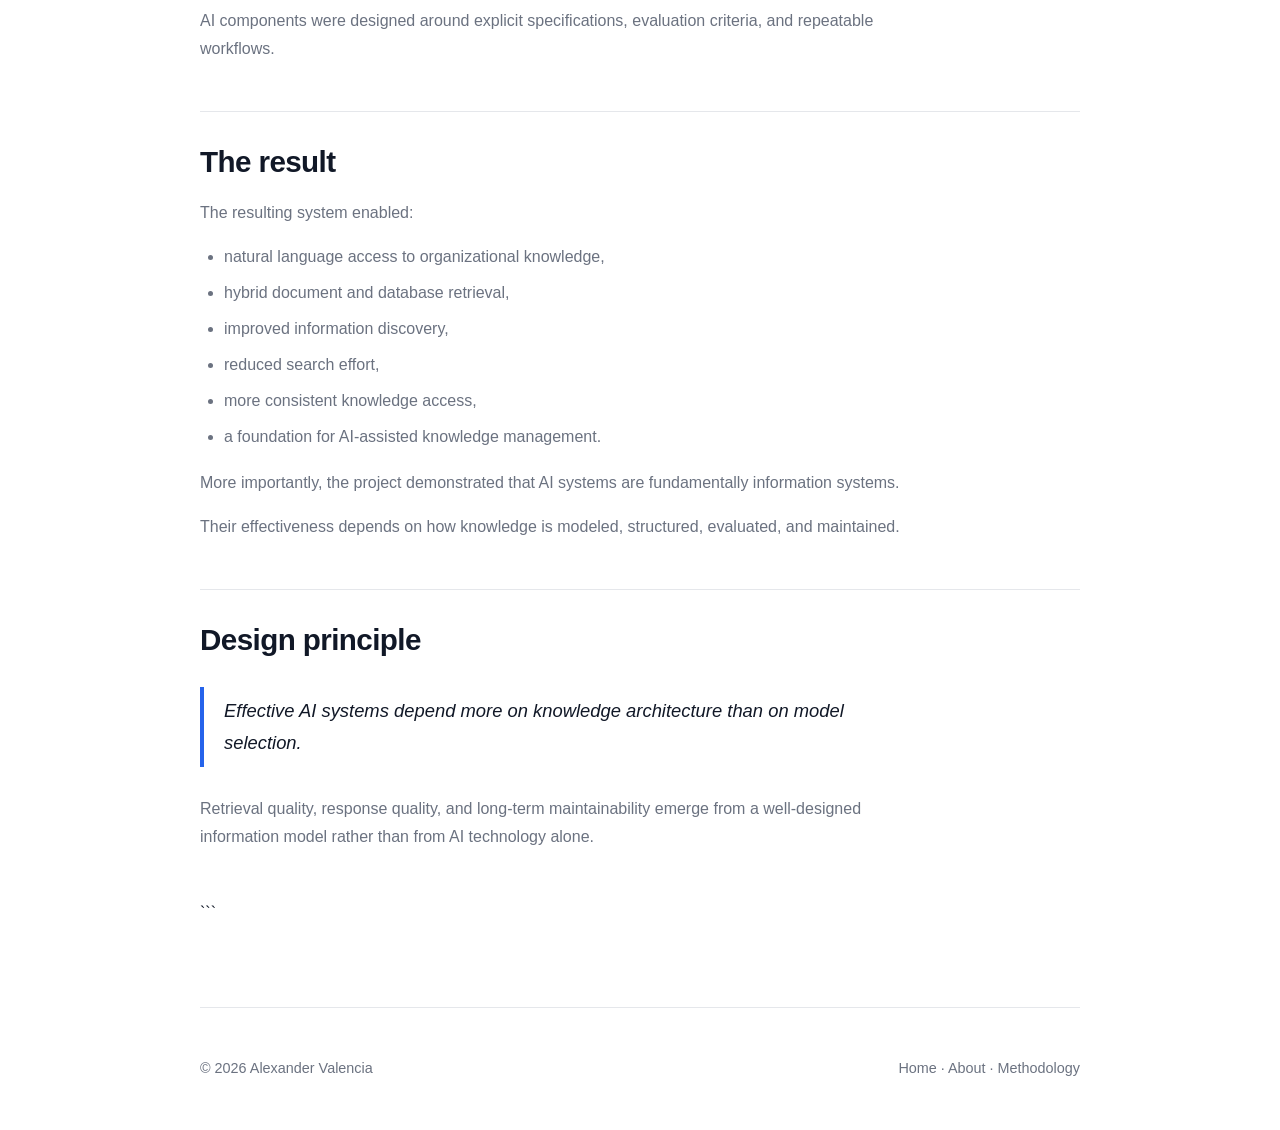
<file: cases/knowledge-management-ai.html>
<!DOCTYPE html>

<html lang="en">
<head>
    <meta charset="UTF-8">
    <meta name="viewport" content="width=device-width, initial-scale=1.0">
    <title>Knowledge Management with AI | Alexander Valencia</title>
    <link rel="stylesheet" href="../assets/css/style.css">
</head>
<body>

<header class="container">
    <nav>
        <div class="logo">Alexander Valencia</div>
        <div class="nav-links">
            <a href="../index.html">Home</a>
            <a href="../about.html">About</a>
            <a href="../methodology.html">Methodology</a>
        </div>
    </nav>
</header>

<main class="container page-content">

```
<section class="page-header">
    <h1>Knowledge management with AI</h1>
    <p class="subtitle">
        Designing AI-enabled knowledge systems that connect documents, structured data,
        and organizational expertise through a unified information architecture.
    </p>
</section>

<section>

    <h2>Overview</h2>

    <p>
        Organizations generate knowledge continuously, but that knowledge is usually
        fragmented across documents, databases, procedures, and the experience of the
        people who operate the business.
    </p>

    <p>
        This case study describes the design of a knowledge management system that combines
        semantic retrieval, structured data access, and AI-assisted reasoning to improve
        information access and decision support.
    </p>

    <p>
        The objective was not simply to implement a RAG pipeline. The objective was to
        design a system capable of representing organizational knowledge in a way that
        made it easier to search, understand, and use.
    </p>

</section>

<section>

    <h2>The challenge</h2>

    <p>
        The organization’s knowledge existed in two different worlds:
    </p>

    <ul>
        <li>unstructured information, including manuals, technical documents, reports,
        and procedural documentation;</li>
        <li>structured information stored in relational databases and operational systems.</li>
    </ul>

    <p>
        Traditional search tools were insufficient because users needed answers that
        combined document context with structured operational information.
    </p>

    <p>
        The challenge was to create a unified knowledge access model.
    </p>

</section>

<section>

    <h2>My role</h2>

    <p>
        I designed the conceptual architecture of the knowledge system and the information
        flows that connected documents, databases, and AI models.
    </p>

    <p>This involved:</p>

    <ul>
        <li>structuring document collections,</li>
        <li>designing metadata strategies,</li>
        <li>defining retrieval workflows,</li>
        <li>integrating semantic search with Text-to-SQL,</li>
        <li>designing evaluation mechanisms,</li>
        <li>building functional prototypes for knowledge retrieval.</li>
    </ul>

    <p>
        The project focused on knowledge architecture as much as AI implementation.
    </p>

</section>

<section>

    <h2>The design approach</h2>

    <p>
        The system was designed around a simple principle:
    </p>

    <blockquote>
        Users should not need to know where information is stored in order to obtain an answer.
    </blockquote>

    <p>
        Instead of separating document search from database queries, the system analyzed
        the user’s intent and routed the request to the appropriate knowledge source.
    </p>

    <p>
        This required modeling:
    </p>

    <ul>
        <li>document structure,</li>
        <li>semantic relationships,</li>
        <li>metadata,</li>
        <li>database schemas,</li>
        <li>query intent,</li>
        <li>answer composition.</li>
    </ul>

</section>

<section>

    <h2>Knowledge architecture</h2>

    <p>
        The architecture unified multiple knowledge sources through a common retrieval layer.
    </p>

    <div class="diagram-flow">

        <div class="diagram-box">
            <strong>Documents</strong>
            <span>Manuals, procedures, technical knowledge</span>
        </div>

        <div class="diagram-arrow">→</div>

        <div class="diagram-box">
            <strong>Knowledge layer</strong>
            <span>Semantic retrieval, metadata, and embeddings</span>
        </div>

        <div class="diagram-arrow">→</div>

        <div class="diagram-box">
            <strong>AI reasoning</strong>
            <span>RAG, Text-to-SQL, and response composition</span>
        </div>

        <div class="diagram-arrow">→</div>

        <div class="diagram-box">
            <strong>Decision support</strong>
            <span>Contextual answers and information retrieval</span>
        </div>

    </div>

    <p class="diagram-caption">
        Figure 1. Unified knowledge architecture connecting unstructured documents,
        structured databases, and AI-assisted reasoning.
    </p>

</section>

<section>

    <h2>Design decisions</h2>

    <h3>Knowledge before retrieval</h3>
    <p>
        The quality of retrieval depended primarily on document preparation and metadata
        design rather than model selection.
    </p>

    <h3>Hybrid retrieval</h3>
    <p>
        Semantic search and structured SQL retrieval were combined instead of treated as
        separate systems.
    </p>

    <h3>Evaluation-first development</h3>
    <p>
        Prompt quality, retrieval accuracy, latency, and response quality were measured
        systematically rather than assumed.
    </p>

    <h3>Specification-driven AI</h3>
    <p>
        AI components were designed around explicit specifications, evaluation criteria,
        and repeatable workflows.
    </p>

</section>

<section>

    <h2>The result</h2>

    <p>The resulting system enabled:</p>

    <ul>
        <li>natural language access to organizational knowledge,</li>
        <li>hybrid document and database retrieval,</li>
        <li>improved information discovery,</li>
        <li>reduced search effort,</li>
        <li>more consistent knowledge access,</li>
        <li>a foundation for AI-assisted knowledge management.</li>
    </ul>

    <p>
        More importantly, the project demonstrated that AI systems are fundamentally
        information systems.
    </p>

    <p>
        Their effectiveness depends on how knowledge is modeled, structured, evaluated,
        and maintained.
    </p>

</section>

<section>

    <h2>Design principle</h2>

    <blockquote>
        Effective AI systems depend more on knowledge architecture than on model selection.
    </blockquote>

    <p>
        Retrieval quality, response quality, and long-term maintainability emerge from a
        well-designed information model rather than from AI technology alone.
    </p>

</section>
```

</main>

<footer class="container footer">
    <p>© 2026 Alexander Valencia</p>
    <p>
        <a href="../index.html">Home</a> ·
        <a href="../about.html">About</a> ·
        <a href="../methodology.html">Methodology</a>
    </p>
</footer>

</body>
</html>
</file>
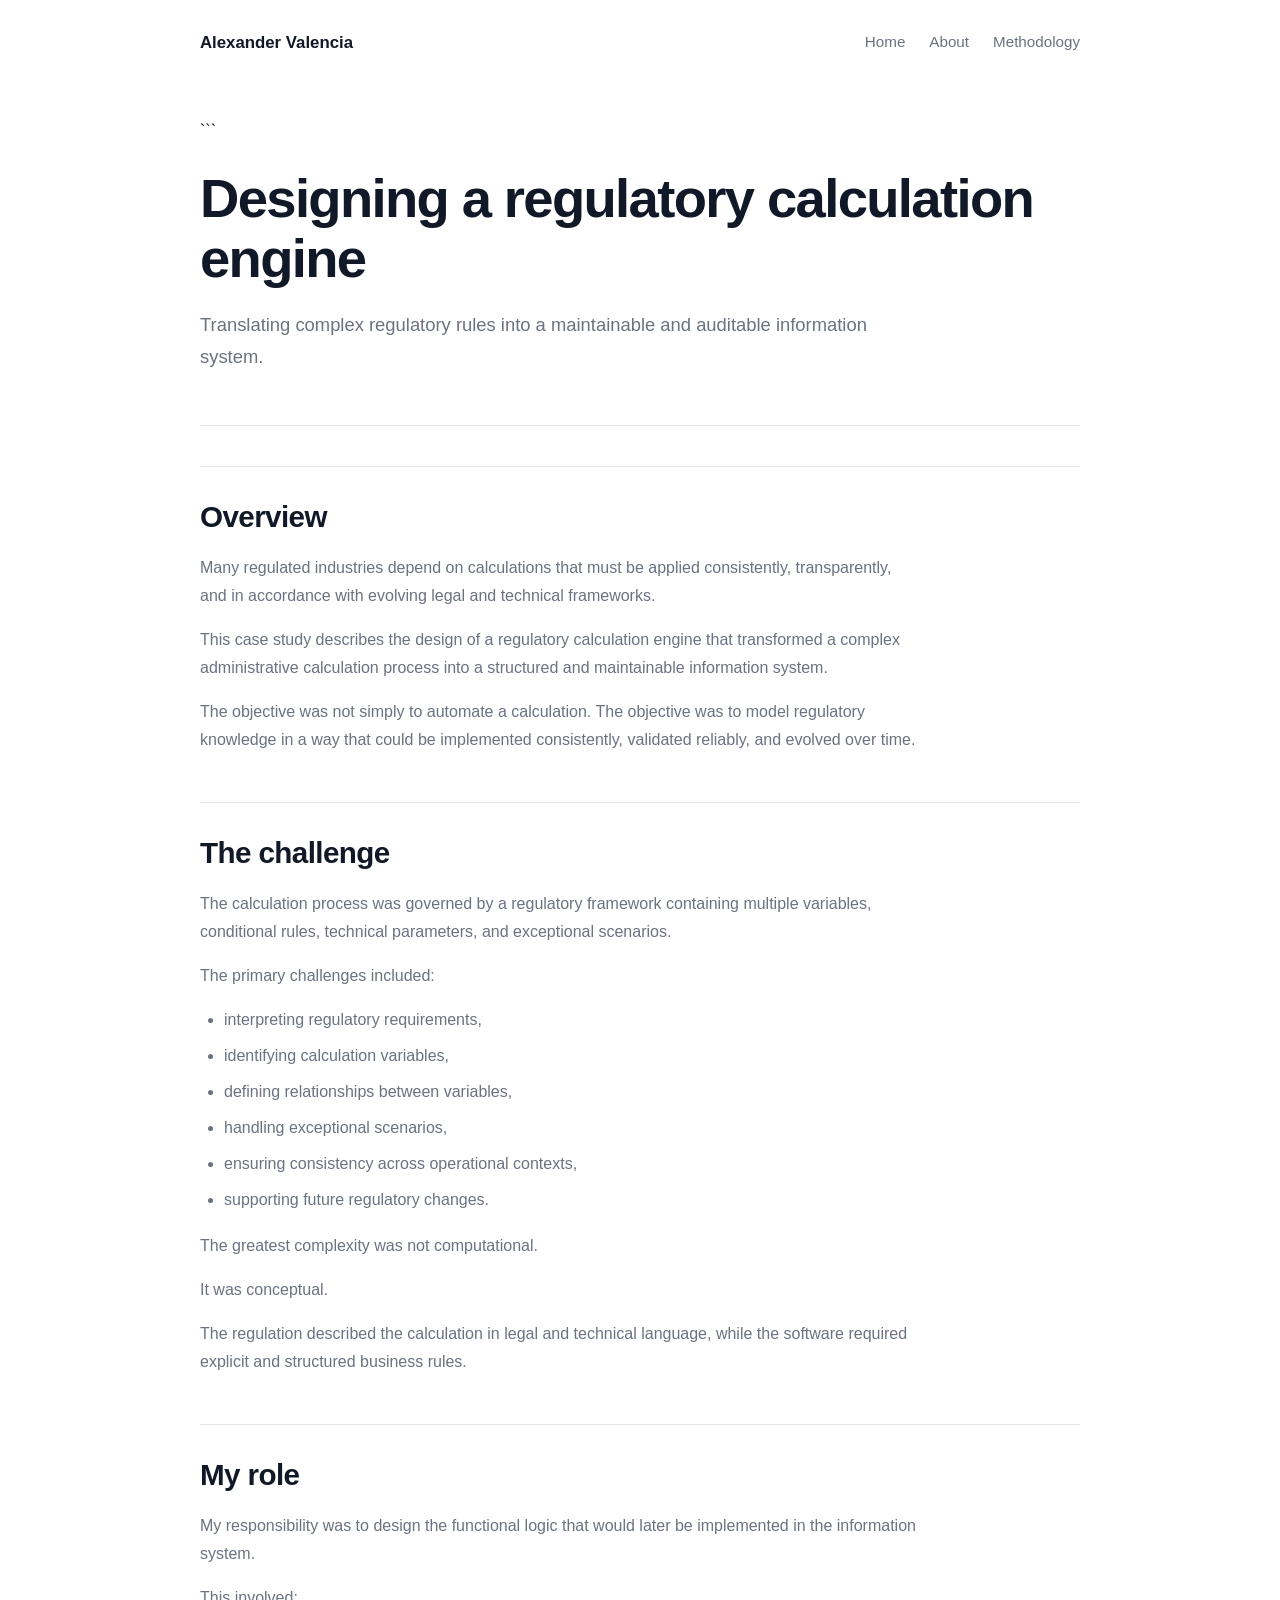
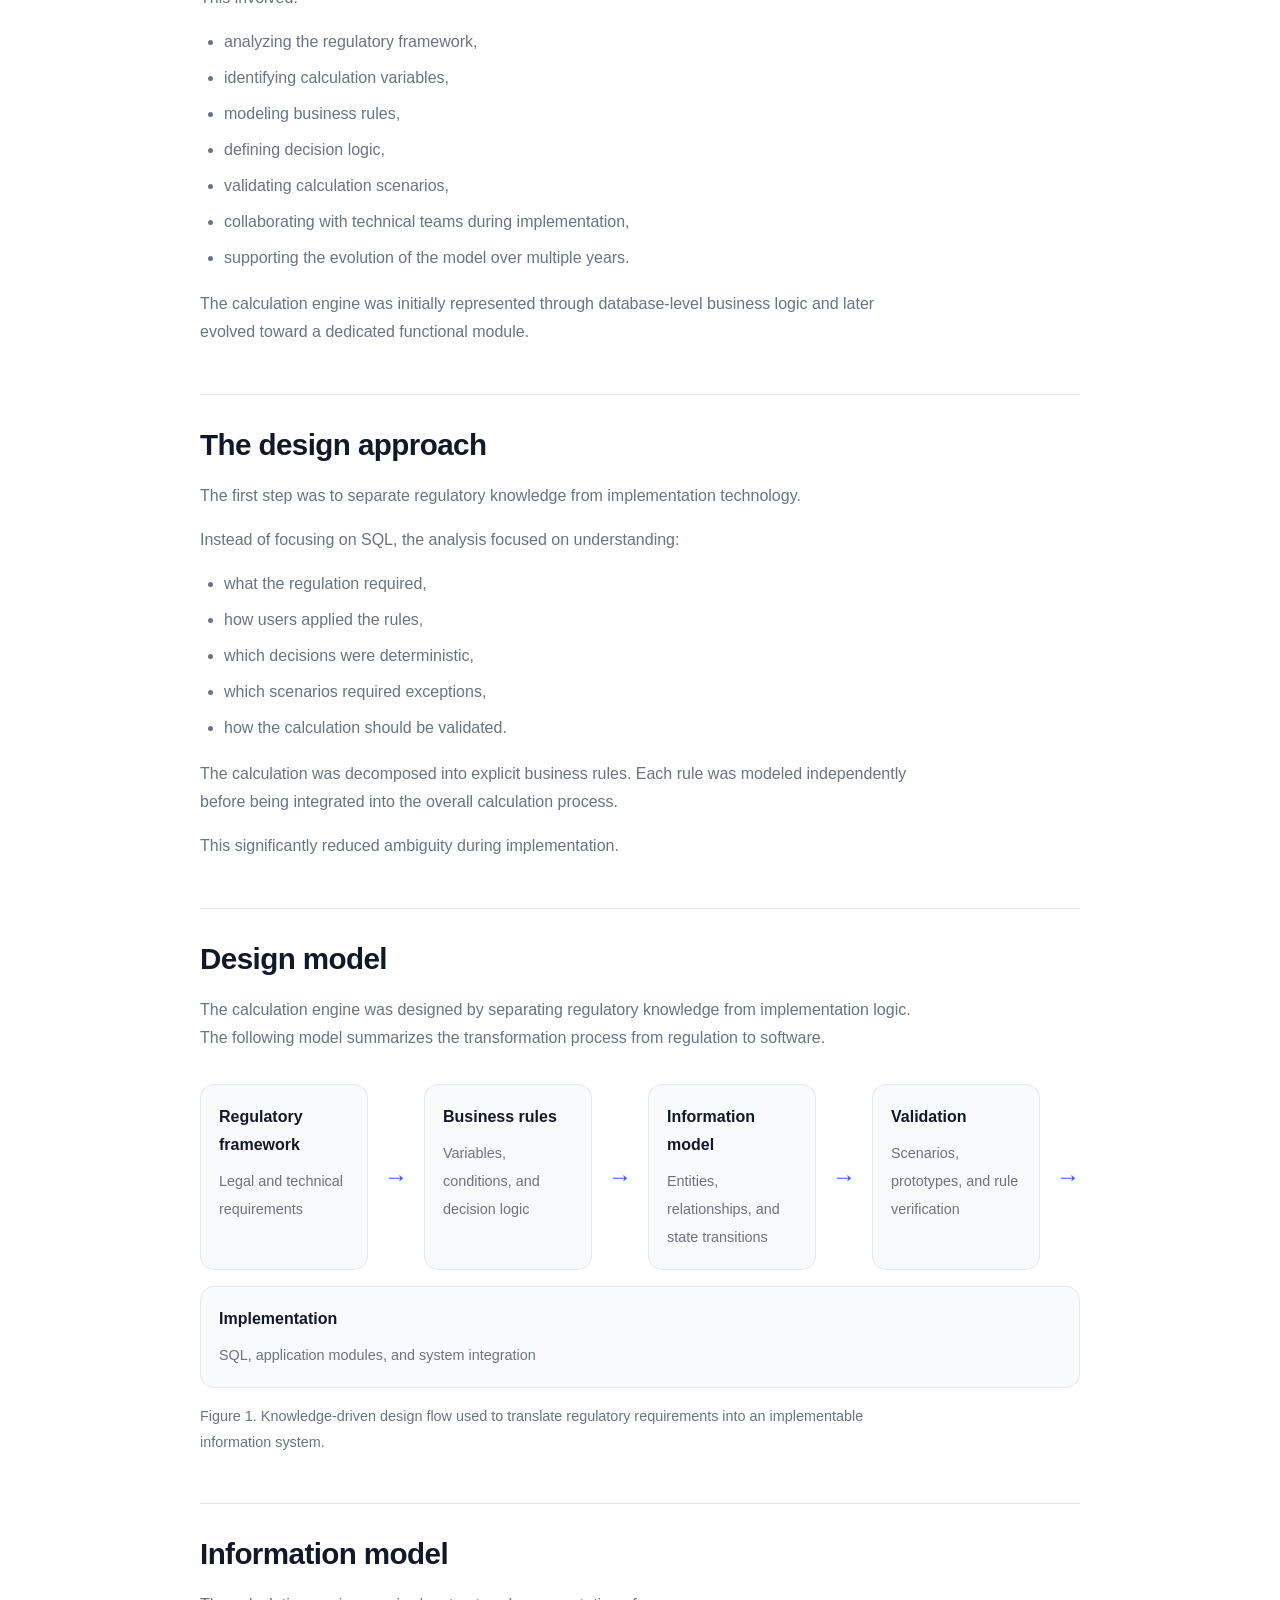
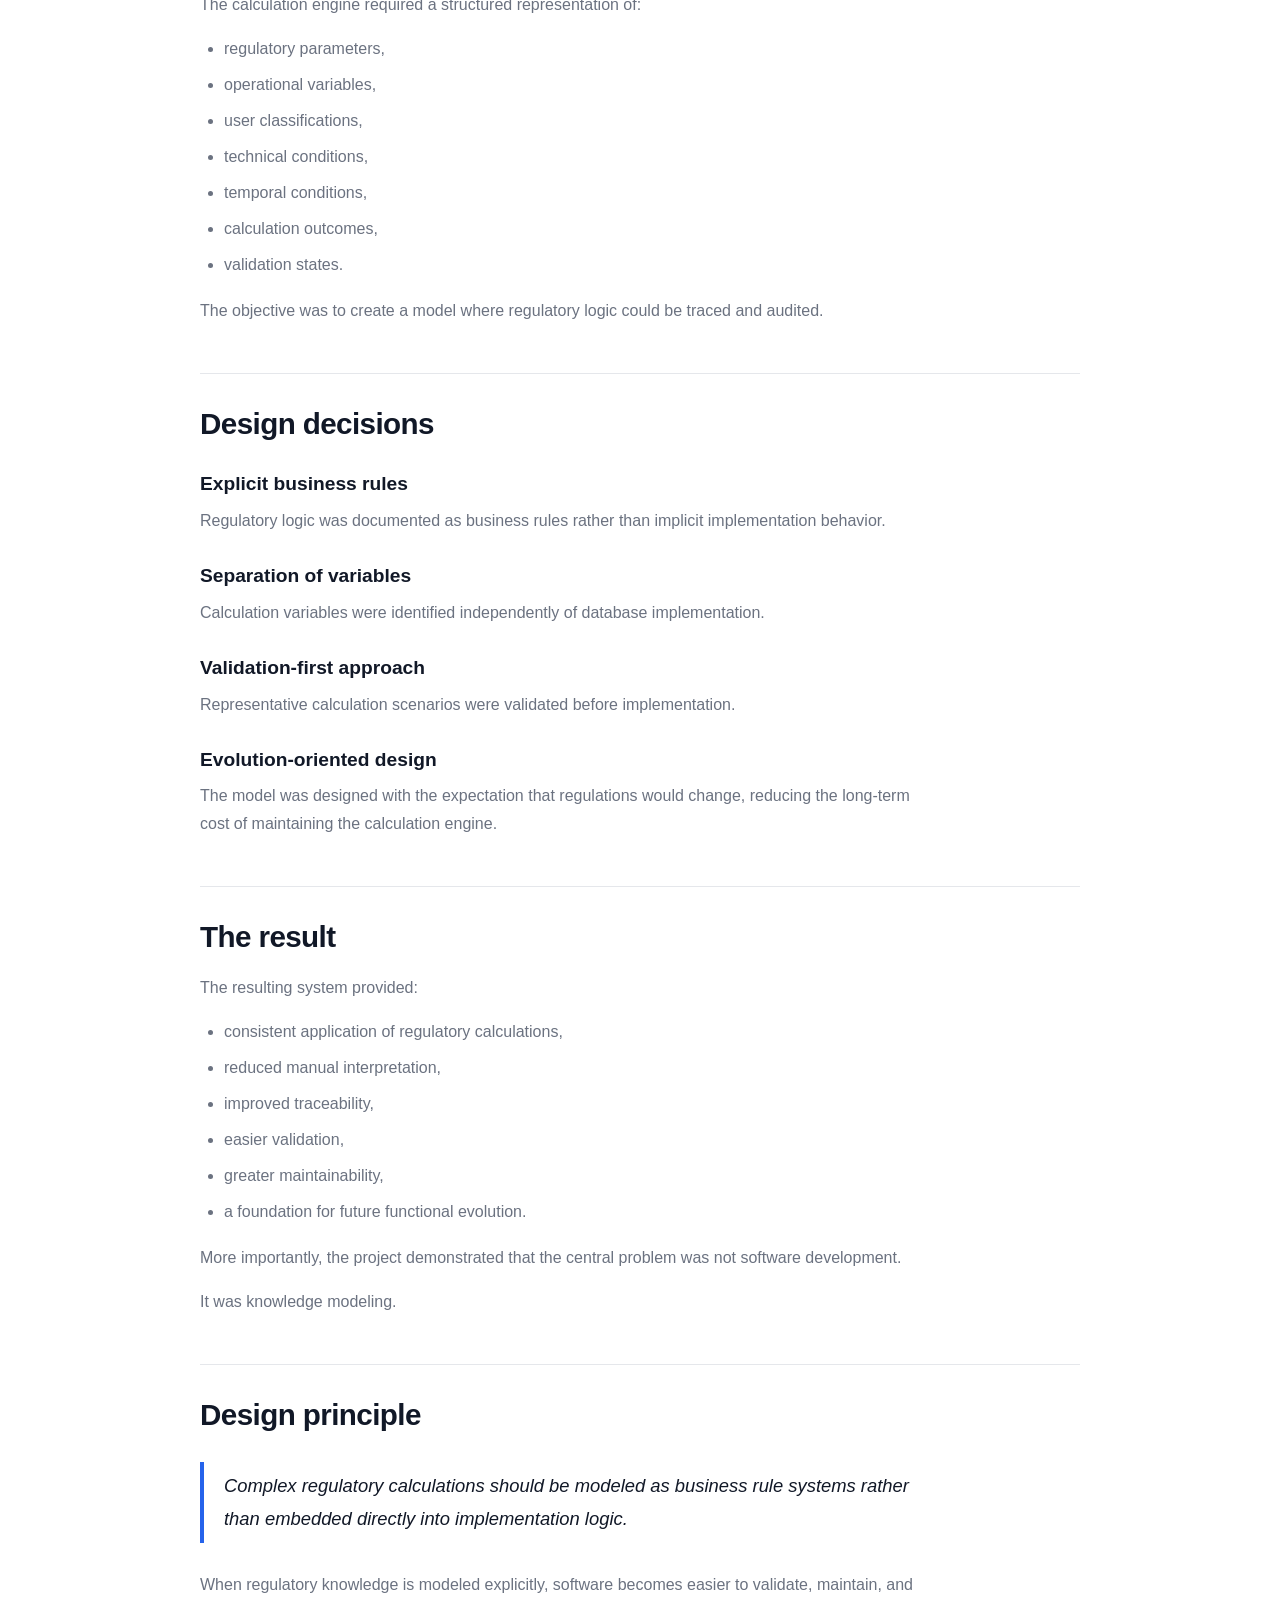
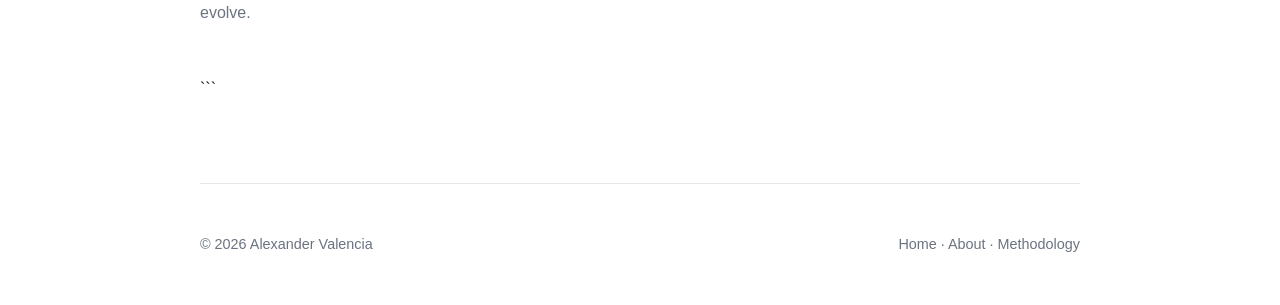
<file: cases/regulatory-calculation-engine.html>
<!DOCTYPE html>

<html lang="en">
<head>
    <meta charset="UTF-8">
    <meta name="viewport" content="width=device-width, initial-scale=1.0">
    <title>Regulatory Calculation Engine | Alexander Valencia</title>
    <link rel="stylesheet" href="../assets/css/style.css">
</head>
<body>

<header class="container">
    <nav>
        <div class="logo">Alexander Valencia</div>
        <div class="nav-links">
            <a href="../index.html">Home</a>
            <a href="../about.html">About</a>
            <a href="../methodology.html">Methodology</a>
        </div>
    </nav>
</header>

<main class="container page-content">

```
<section class="page-header">
    <h1>Designing a regulatory calculation engine</h1>
    <p class="subtitle">
        Translating complex regulatory rules into a maintainable and auditable information system.
    </p>
</section>

<section>

    <h2>Overview</h2>

    <p>
        Many regulated industries depend on calculations that must be applied consistently,
        transparently, and in accordance with evolving legal and technical frameworks.
    </p>

    <p>
        This case study describes the design of a regulatory calculation engine that
        transformed a complex administrative calculation process into a structured and
        maintainable information system.
    </p>

    <p>
        The objective was not simply to automate a calculation. The objective was to model
        regulatory knowledge in a way that could be implemented consistently, validated
        reliably, and evolved over time.
    </p>

</section>

<section>

    <h2>The challenge</h2>

    <p>
        The calculation process was governed by a regulatory framework containing multiple
        variables, conditional rules, technical parameters, and exceptional scenarios.
    </p>

    <p>The primary challenges included:</p>

    <ul>
        <li>interpreting regulatory requirements,</li>
        <li>identifying calculation variables,</li>
        <li>defining relationships between variables,</li>
        <li>handling exceptional scenarios,</li>
        <li>ensuring consistency across operational contexts,</li>
        <li>supporting future regulatory changes.</li>
    </ul>

    <p>
        The greatest complexity was not computational.
    </p>

    <p>
        It was conceptual.
    </p>

    <p>
        The regulation described the calculation in legal and technical language, while
        the software required explicit and structured business rules.
    </p>

</section>

<section>

    <h2>My role</h2>

    <p>
        My responsibility was to design the functional logic that would later be
        implemented in the information system.
    </p>

    <p>This involved:</p>

    <ul>
        <li>analyzing the regulatory framework,</li>
        <li>identifying calculation variables,</li>
        <li>modeling business rules,</li>
        <li>defining decision logic,</li>
        <li>validating calculation scenarios,</li>
        <li>collaborating with technical teams during implementation,</li>
        <li>supporting the evolution of the model over multiple years.</li>
    </ul>

    <p>
        The calculation engine was initially represented through database-level business
        logic and later evolved toward a dedicated functional module.
    </p>

</section>

<section>

    <h2>The design approach</h2>

    <p>
        The first step was to separate regulatory knowledge from implementation technology.
    </p>

    <p>Instead of focusing on SQL, the analysis focused on understanding:</p>

    <ul>
        <li>what the regulation required,</li>
        <li>how users applied the rules,</li>
        <li>which decisions were deterministic,</li>
        <li>which scenarios required exceptions,</li>
        <li>how the calculation should be validated.</li>
    </ul>

    <p>
        The calculation was decomposed into explicit business rules. Each rule was modeled
        independently before being integrated into the overall calculation process.
    </p>

    <p>
        This significantly reduced ambiguity during implementation.
    </p>

</section>

<section>

    <h2>Design model</h2>

    <p>
        The calculation engine was designed by separating regulatory knowledge from
        implementation logic. The following model summarizes the transformation process
        from regulation to software.
    </p>

    <div class="diagram-flow">

        <div class="diagram-box">
            <strong>Regulatory framework</strong>
            <span>Legal and technical requirements</span>
        </div>

        <div class="diagram-arrow">→</div>

        <div class="diagram-box">
            <strong>Business rules</strong>
            <span>Variables, conditions, and decision logic</span>
        </div>

        <div class="diagram-arrow">→</div>

        <div class="diagram-box">
            <strong>Information model</strong>
            <span>Entities, relationships, and state transitions</span>
        </div>

        <div class="diagram-arrow">→</div>

        <div class="diagram-box">
            <strong>Validation</strong>
            <span>Scenarios, prototypes, and rule verification</span>
        </div>

        <div class="diagram-arrow">→</div>

        <div class="diagram-box">
            <strong>Implementation</strong>
            <span>SQL, application modules, and system integration</span>
        </div>

    </div>

    <p class="diagram-caption">
        Figure 1. Knowledge-driven design flow used to translate regulatory requirements
        into an implementable information system.
    </p>

</section>

<section>

    <h2>Information model</h2>

    <p>The calculation engine required a structured representation of:</p>

    <ul>
        <li>regulatory parameters,</li>
        <li>operational variables,</li>
        <li>user classifications,</li>
        <li>technical conditions,</li>
        <li>temporal conditions,</li>
        <li>calculation outcomes,</li>
        <li>validation states.</li>
    </ul>

    <p>
        The objective was to create a model where regulatory logic could be traced and audited.
    </p>

</section>

<section>

    <h2>Design decisions</h2>

    <h3>Explicit business rules</h3>
    <p>Regulatory logic was documented as business rules rather than implicit implementation behavior.</p>

    <h3>Separation of variables</h3>
    <p>Calculation variables were identified independently of database implementation.</p>

    <h3>Validation-first approach</h3>
    <p>Representative calculation scenarios were validated before implementation.</p>

    <h3>Evolution-oriented design</h3>
    <p>
        The model was designed with the expectation that regulations would change,
        reducing the long-term cost of maintaining the calculation engine.
    </p>

</section>

<section>

    <h2>The result</h2>

    <p>The resulting system provided:</p>

    <ul>
        <li>consistent application of regulatory calculations,</li>
        <li>reduced manual interpretation,</li>
        <li>improved traceability,</li>
        <li>easier validation,</li>
        <li>greater maintainability,</li>
        <li>a foundation for future functional evolution.</li>
    </ul>

    <p>
        More importantly, the project demonstrated that the central problem was not
        software development.
    </p>

    <p>
        It was knowledge modeling.
    </p>

</section>

<section>

    <h2>Design principle</h2>

    <blockquote>
        Complex regulatory calculations should be modeled as business rule systems
        rather than embedded directly into implementation logic.
    </blockquote>

    <p>
        When regulatory knowledge is modeled explicitly, software becomes easier to
        validate, maintain, and evolve.
    </p>

</section>
```

</main>

<footer class="container footer">
    <p>© 2026 Alexander Valencia</p>
    <p>
        <a href="../index.html">Home</a> ·
        <a href="../about.html">About</a> ·
        <a href="../methodology.html">Methodology</a>
    </p>
</footer>

</body>
</html>
</file>
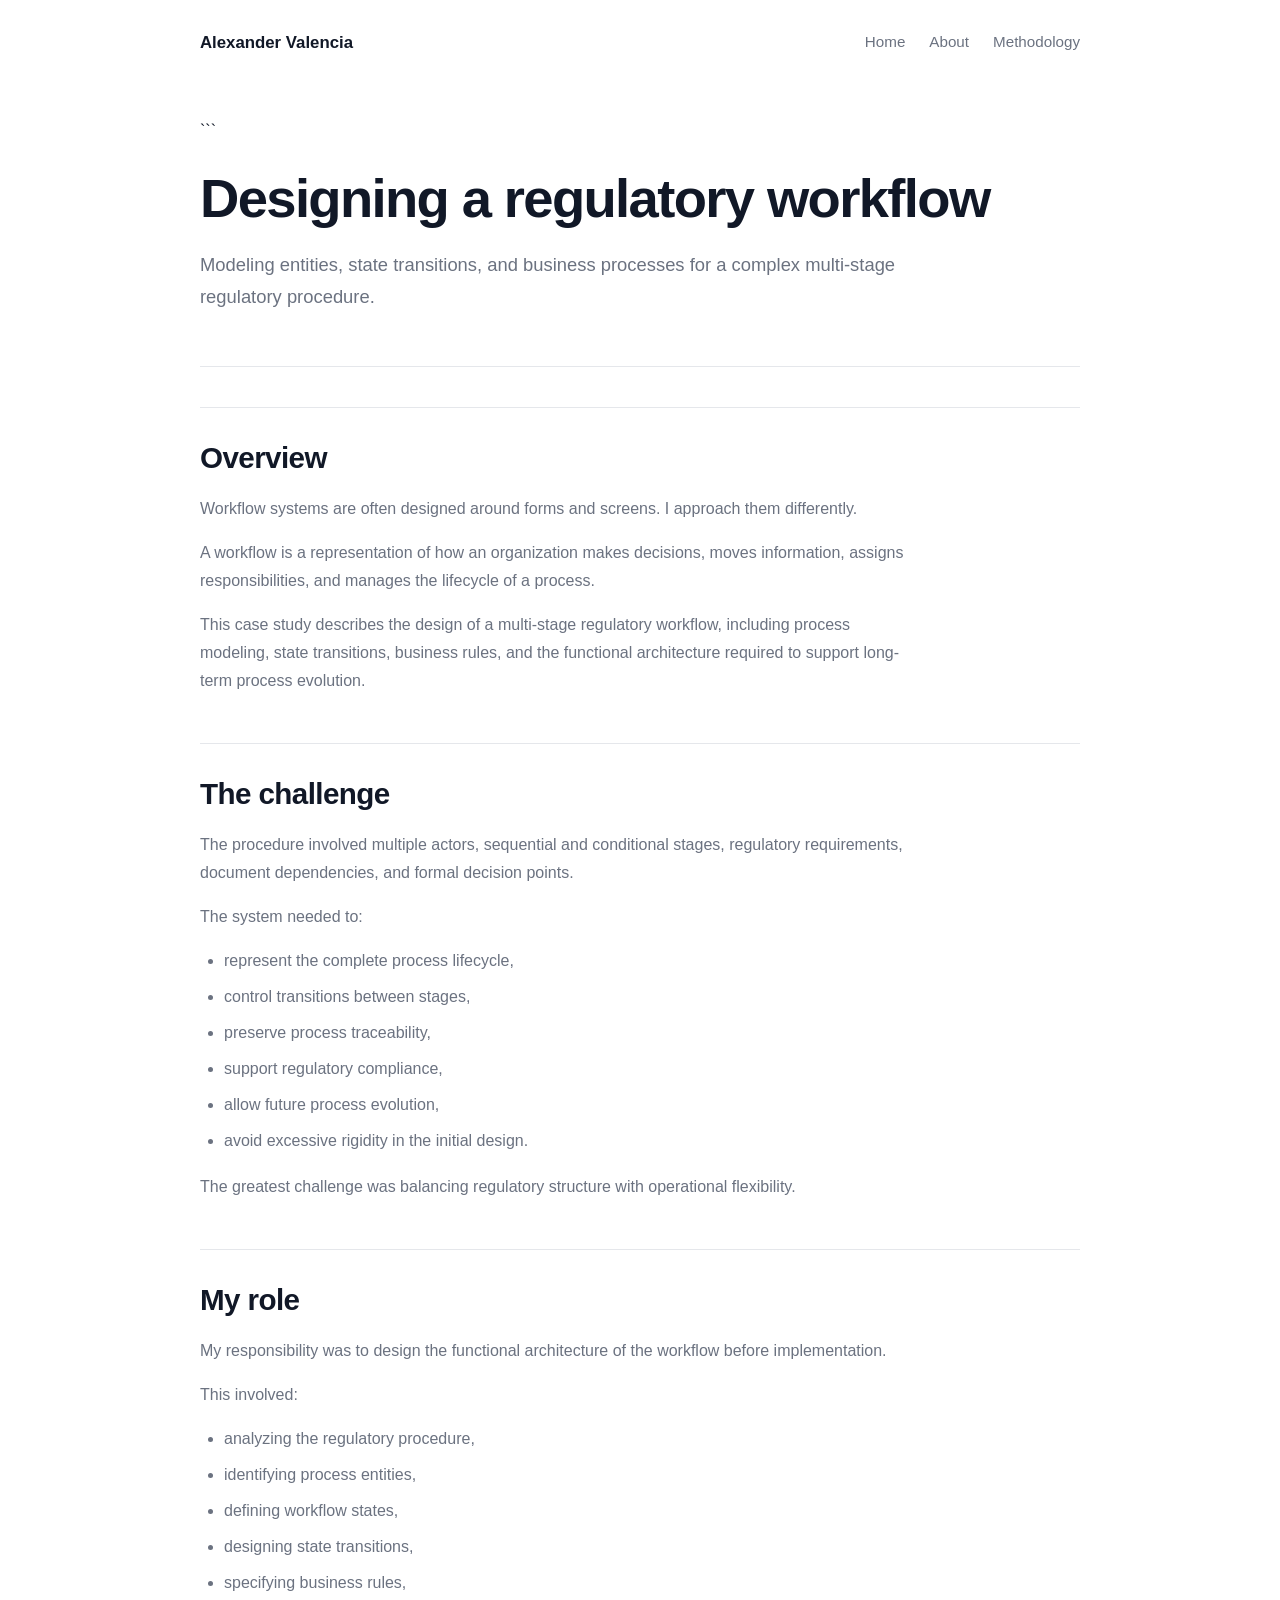
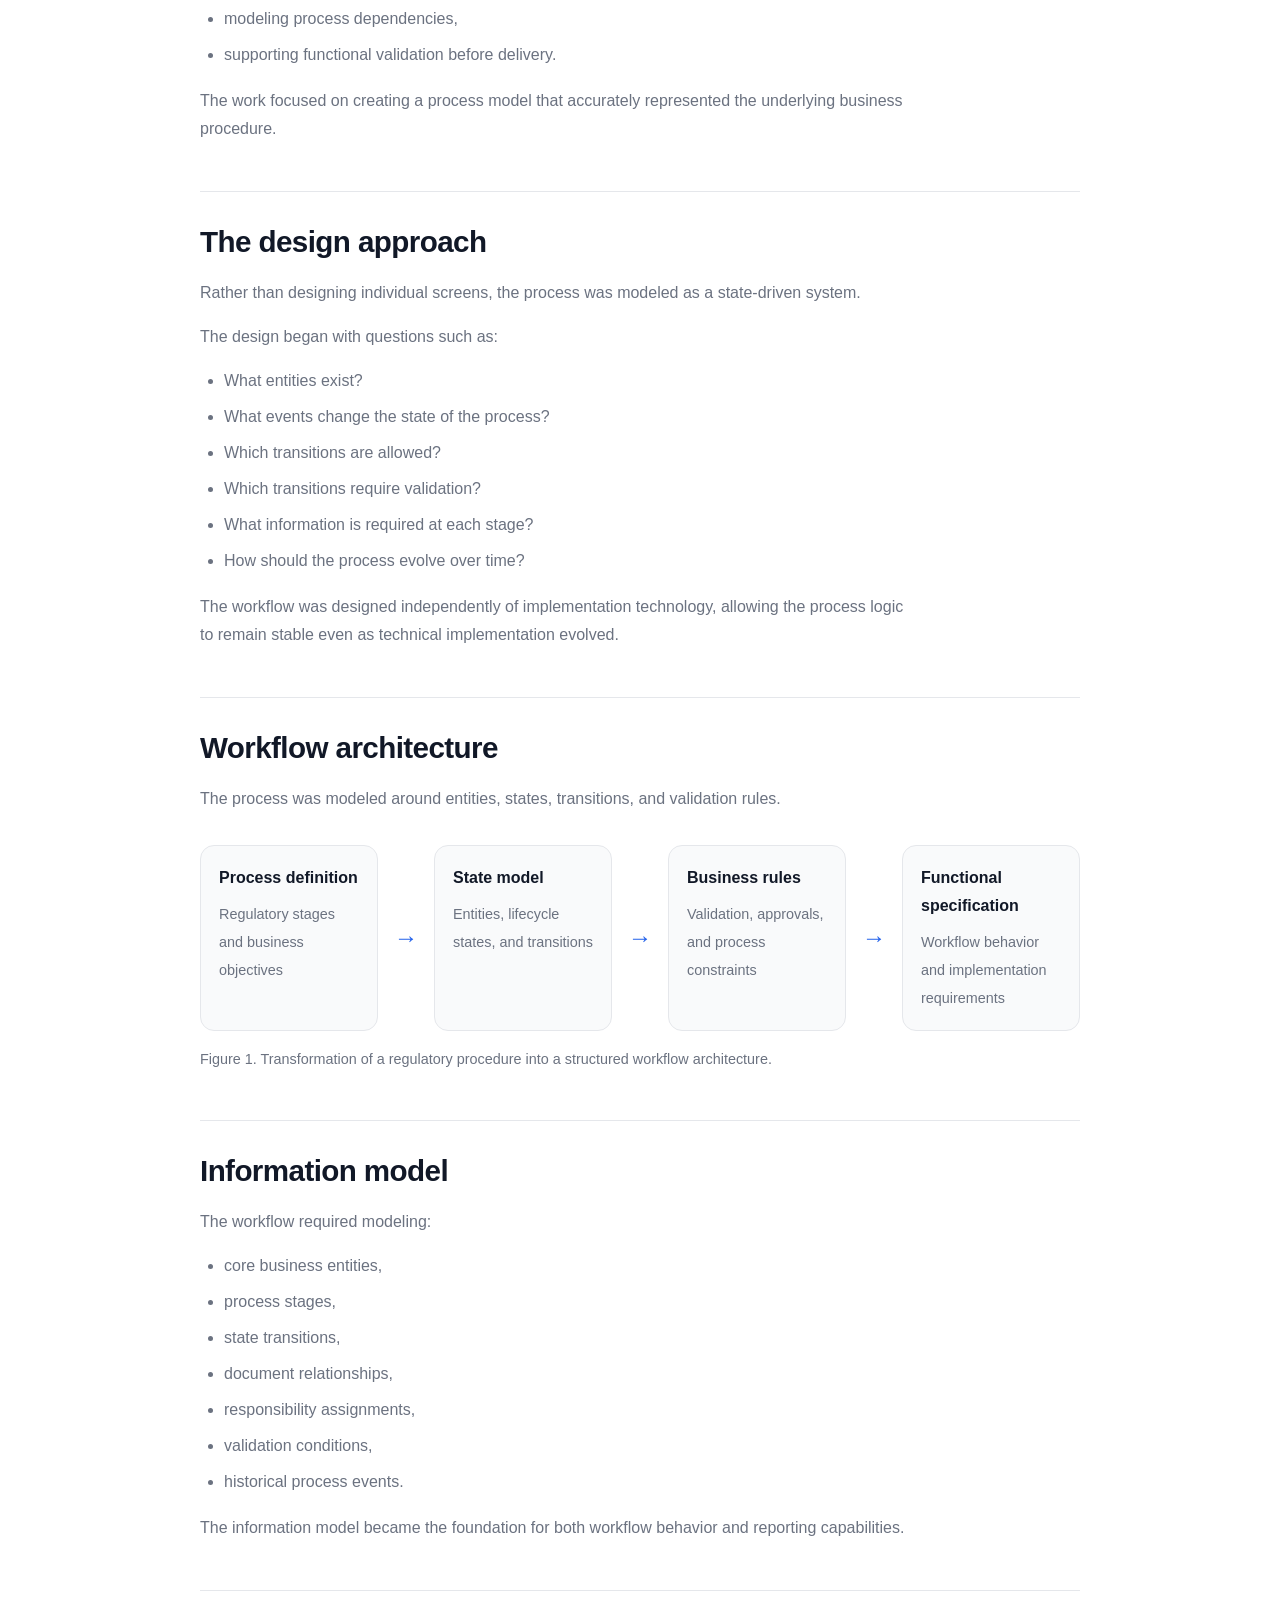
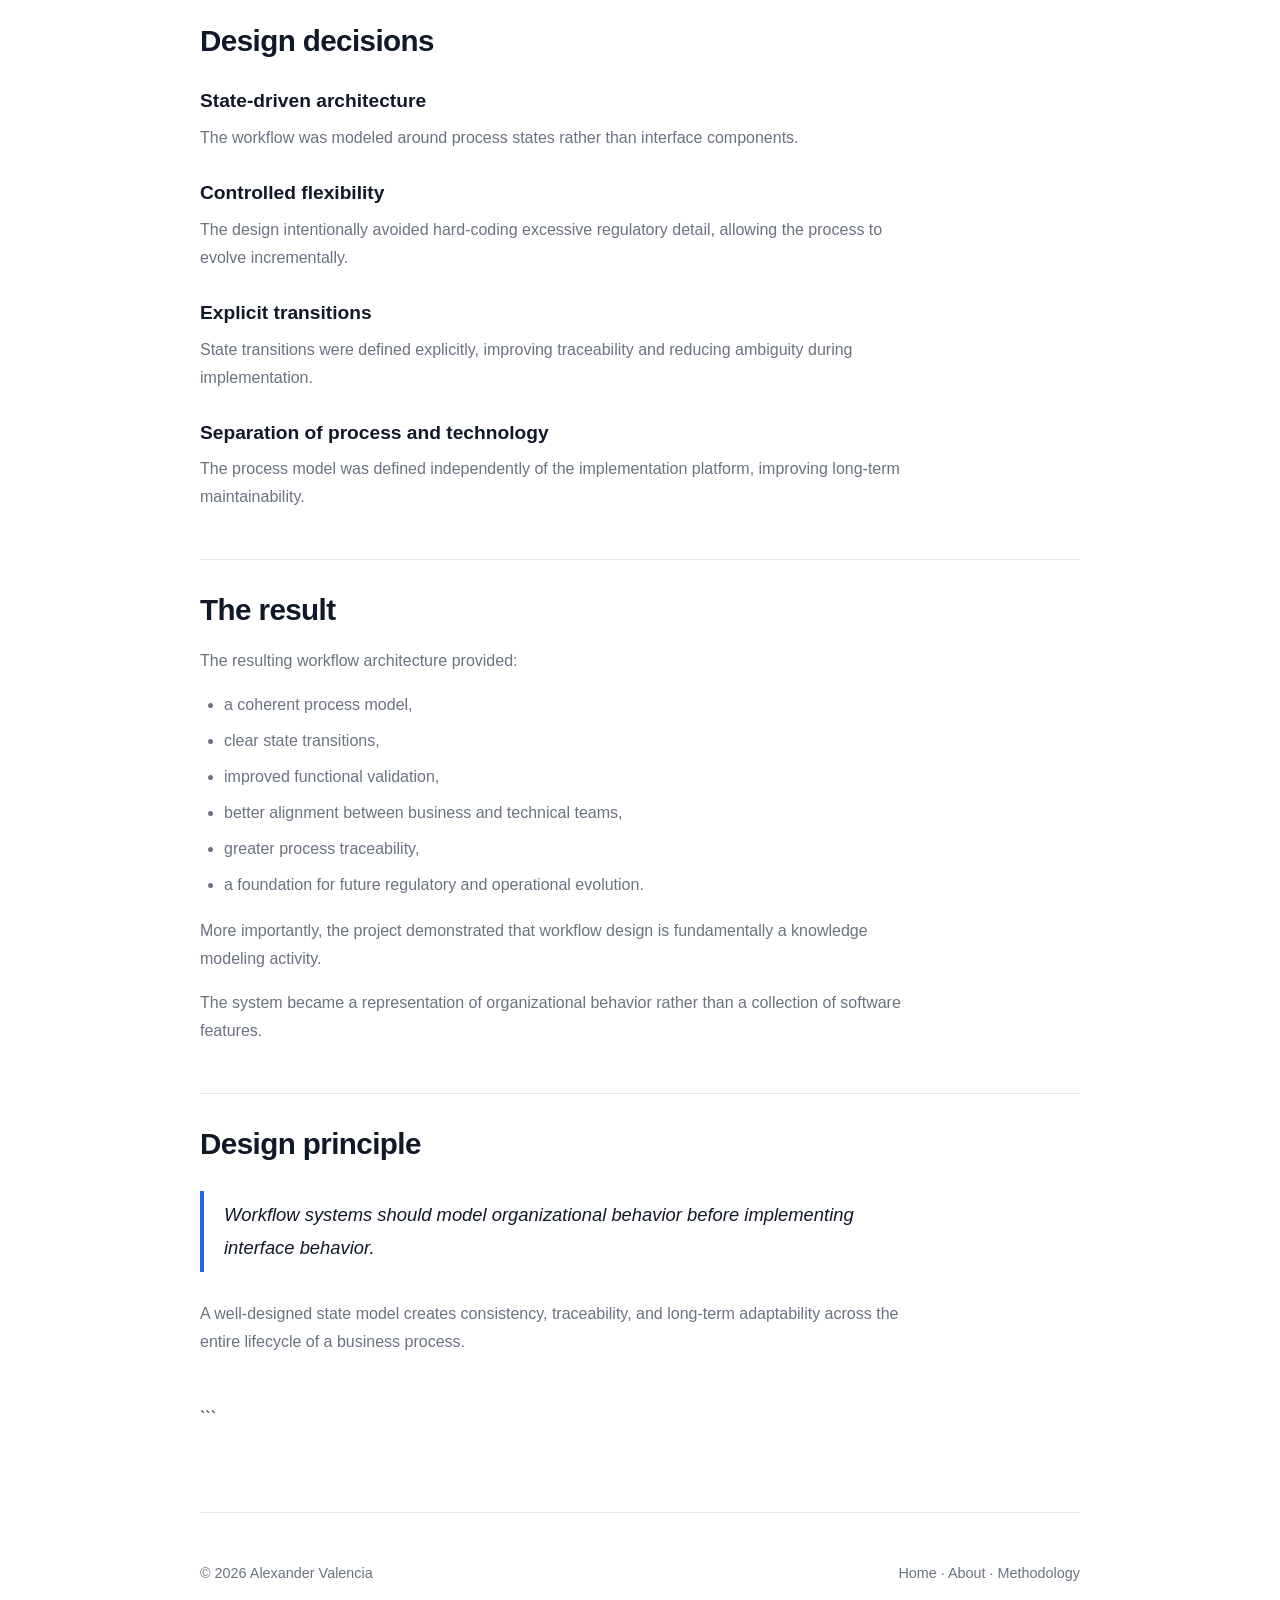
<file: cases/regulatory-workflow-design.html>
<!DOCTYPE html>

<html lang="en">
<head>
    <meta charset="UTF-8">
    <meta name="viewport" content="width=device-width, initial-scale=1.0">
    <title>Regulatory Workflow Design | Alexander Valencia</title>
    <link rel="stylesheet" href="../assets/css/style.css">
</head>
<body>

<header class="container">
    <nav>
        <div class="logo">Alexander Valencia</div>
        <div class="nav-links">
            <a href="../index.html">Home</a>
            <a href="../about.html">About</a>
            <a href="../methodology.html">Methodology</a>
        </div>
    </nav>
</header>

<main class="container page-content">

```
<section class="page-header">
    <h1>Designing a regulatory workflow</h1>
    <p class="subtitle">
        Modeling entities, state transitions, and business processes for a complex
        multi-stage regulatory procedure.
    </p>
</section>

<section>

    <h2>Overview</h2>

    <p>
        Workflow systems are often designed around forms and screens. I approach them
        differently.
    </p>

    <p>
        A workflow is a representation of how an organization makes decisions, moves
        information, assigns responsibilities, and manages the lifecycle of a process.
    </p>

    <p>
        This case study describes the design of a multi-stage regulatory workflow,
        including process modeling, state transitions, business rules, and the functional
        architecture required to support long-term process evolution.
    </p>

</section>

<section>

    <h2>The challenge</h2>

    <p>
        The procedure involved multiple actors, sequential and conditional stages,
        regulatory requirements, document dependencies, and formal decision points.
    </p>

    <p>The system needed to:</p>

    <ul>
        <li>represent the complete process lifecycle,</li>
        <li>control transitions between stages,</li>
        <li>preserve process traceability,</li>
        <li>support regulatory compliance,</li>
        <li>allow future process evolution,</li>
        <li>avoid excessive rigidity in the initial design.</li>
    </ul>

    <p>
        The greatest challenge was balancing regulatory structure with operational flexibility.
    </p>

</section>

<section>

    <h2>My role</h2>

    <p>
        My responsibility was to design the functional architecture of the workflow before
        implementation.
    </p>

    <p>This involved:</p>

    <ul>
        <li>analyzing the regulatory procedure,</li>
        <li>identifying process entities,</li>
        <li>defining workflow states,</li>
        <li>designing state transitions,</li>
        <li>specifying business rules,</li>
        <li>modeling process dependencies,</li>
        <li>supporting functional validation before delivery.</li>
    </ul>

    <p>
        The work focused on creating a process model that accurately represented the
        underlying business procedure.
    </p>

</section>

<section>

    <h2>The design approach</h2>

    <p>
        Rather than designing individual screens, the process was modeled as a state-driven
        system.
    </p>

    <p>The design began with questions such as:</p>

    <ul>
        <li>What entities exist?</li>
        <li>What events change the state of the process?</li>
        <li>Which transitions are allowed?</li>
        <li>Which transitions require validation?</li>
        <li>What information is required at each stage?</li>
        <li>How should the process evolve over time?</li>
    </ul>

    <p>
        The workflow was designed independently of implementation technology, allowing
        the process logic to remain stable even as technical implementation evolved.
    </p>

</section>

<section>

    <h2>Workflow architecture</h2>

    <p>
        The process was modeled around entities, states, transitions, and validation rules.
    </p>

    <div class="diagram-flow">

        <div class="diagram-box">
            <strong>Process definition</strong>
            <span>Regulatory stages and business objectives</span>
        </div>

        <div class="diagram-arrow">→</div>

        <div class="diagram-box">
            <strong>State model</strong>
            <span>Entities, lifecycle states, and transitions</span>
        </div>

        <div class="diagram-arrow">→</div>

        <div class="diagram-box">
            <strong>Business rules</strong>
            <span>Validation, approvals, and process constraints</span>
        </div>

        <div class="diagram-arrow">→</div>

        <div class="diagram-box">
            <strong>Functional specification</strong>
            <span>Workflow behavior and implementation requirements</span>
        </div>

    </div>

    <p class="diagram-caption">
        Figure 1. Transformation of a regulatory procedure into a structured workflow architecture.
    </p>

</section>

<section>

    <h2>Information model</h2>

    <p>The workflow required modeling:</p>

    <ul>
        <li>core business entities,</li>
        <li>process stages,</li>
        <li>state transitions,</li>
        <li>document relationships,</li>
        <li>responsibility assignments,</li>
        <li>validation conditions,</li>
        <li>historical process events.</li>
    </ul>

    <p>
        The information model became the foundation for both workflow behavior and
        reporting capabilities.
    </p>

</section>

<section>

    <h2>Design decisions</h2>

    <h3>State-driven architecture</h3>
    <p>
        The workflow was modeled around process states rather than interface components.
    </p>

    <h3>Controlled flexibility</h3>
    <p>
        The design intentionally avoided hard-coding excessive regulatory detail,
        allowing the process to evolve incrementally.
    </p>

    <h3>Explicit transitions</h3>
    <p>
        State transitions were defined explicitly, improving traceability and reducing
        ambiguity during implementation.
    </p>

    <h3>Separation of process and technology</h3>
    <p>
        The process model was defined independently of the implementation platform,
        improving long-term maintainability.
    </p>

</section>

<section>

    <h2>The result</h2>

    <p>The resulting workflow architecture provided:</p>

    <ul>
        <li>a coherent process model,</li>
        <li>clear state transitions,</li>
        <li>improved functional validation,</li>
        <li>better alignment between business and technical teams,</li>
        <li>greater process traceability,</li>
        <li>a foundation for future regulatory and operational evolution.</li>
    </ul>

    <p>
        More importantly, the project demonstrated that workflow design is fundamentally
        a knowledge modeling activity.
    </p>

    <p>
        The system became a representation of organizational behavior rather than a
        collection of software features.
    </p>

</section>

<section>

    <h2>Design principle</h2>

    <blockquote>
        Workflow systems should model organizational behavior before implementing
        interface behavior.
    </blockquote>

    <p>
        A well-designed state model creates consistency, traceability, and long-term
        adaptability across the entire lifecycle of a business process.
    </p>

</section>
```

</main>

<footer class="container footer">
    <p>© 2026 Alexander Valencia</p>
    <p>
        <a href="../index.html">Home</a> ·
        <a href="../about.html">About</a> ·
        <a href="../methodology.html">Methodology</a>
    </p>
</footer>

</body>
</html>
</file>
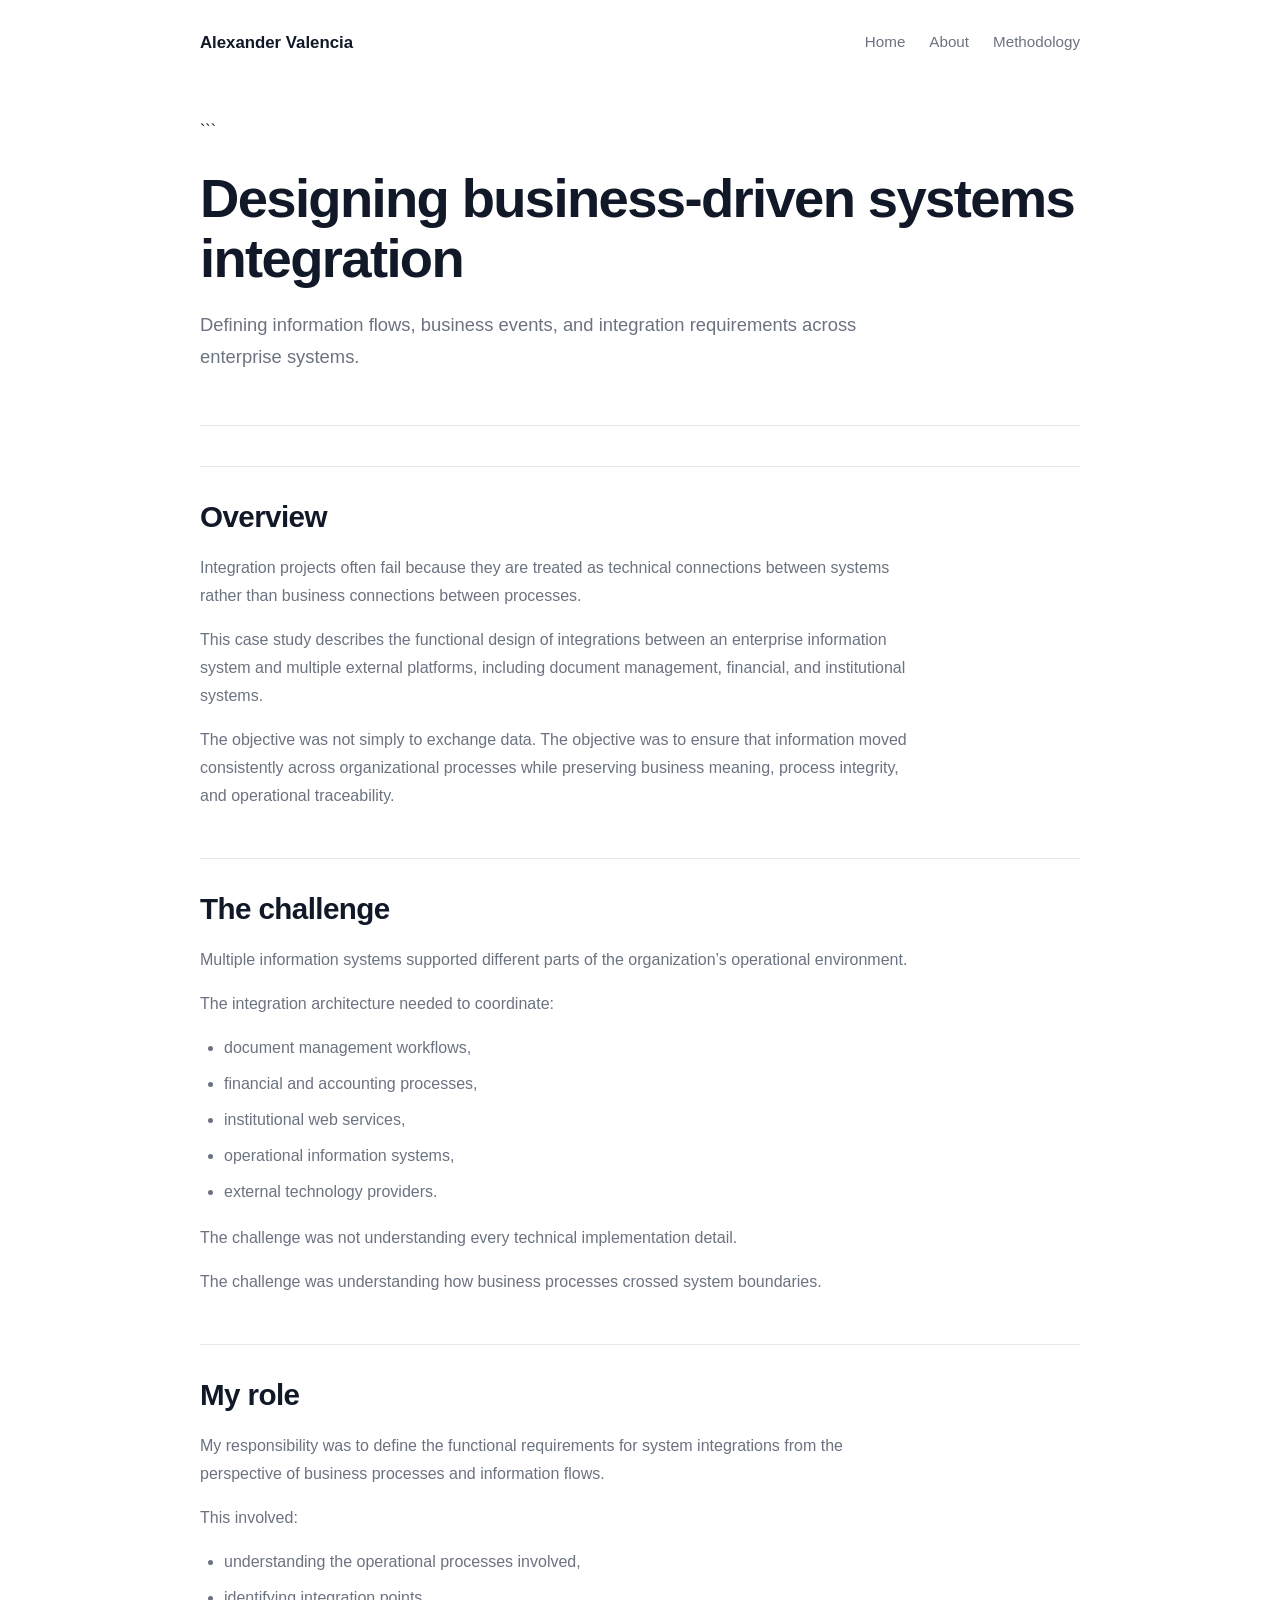
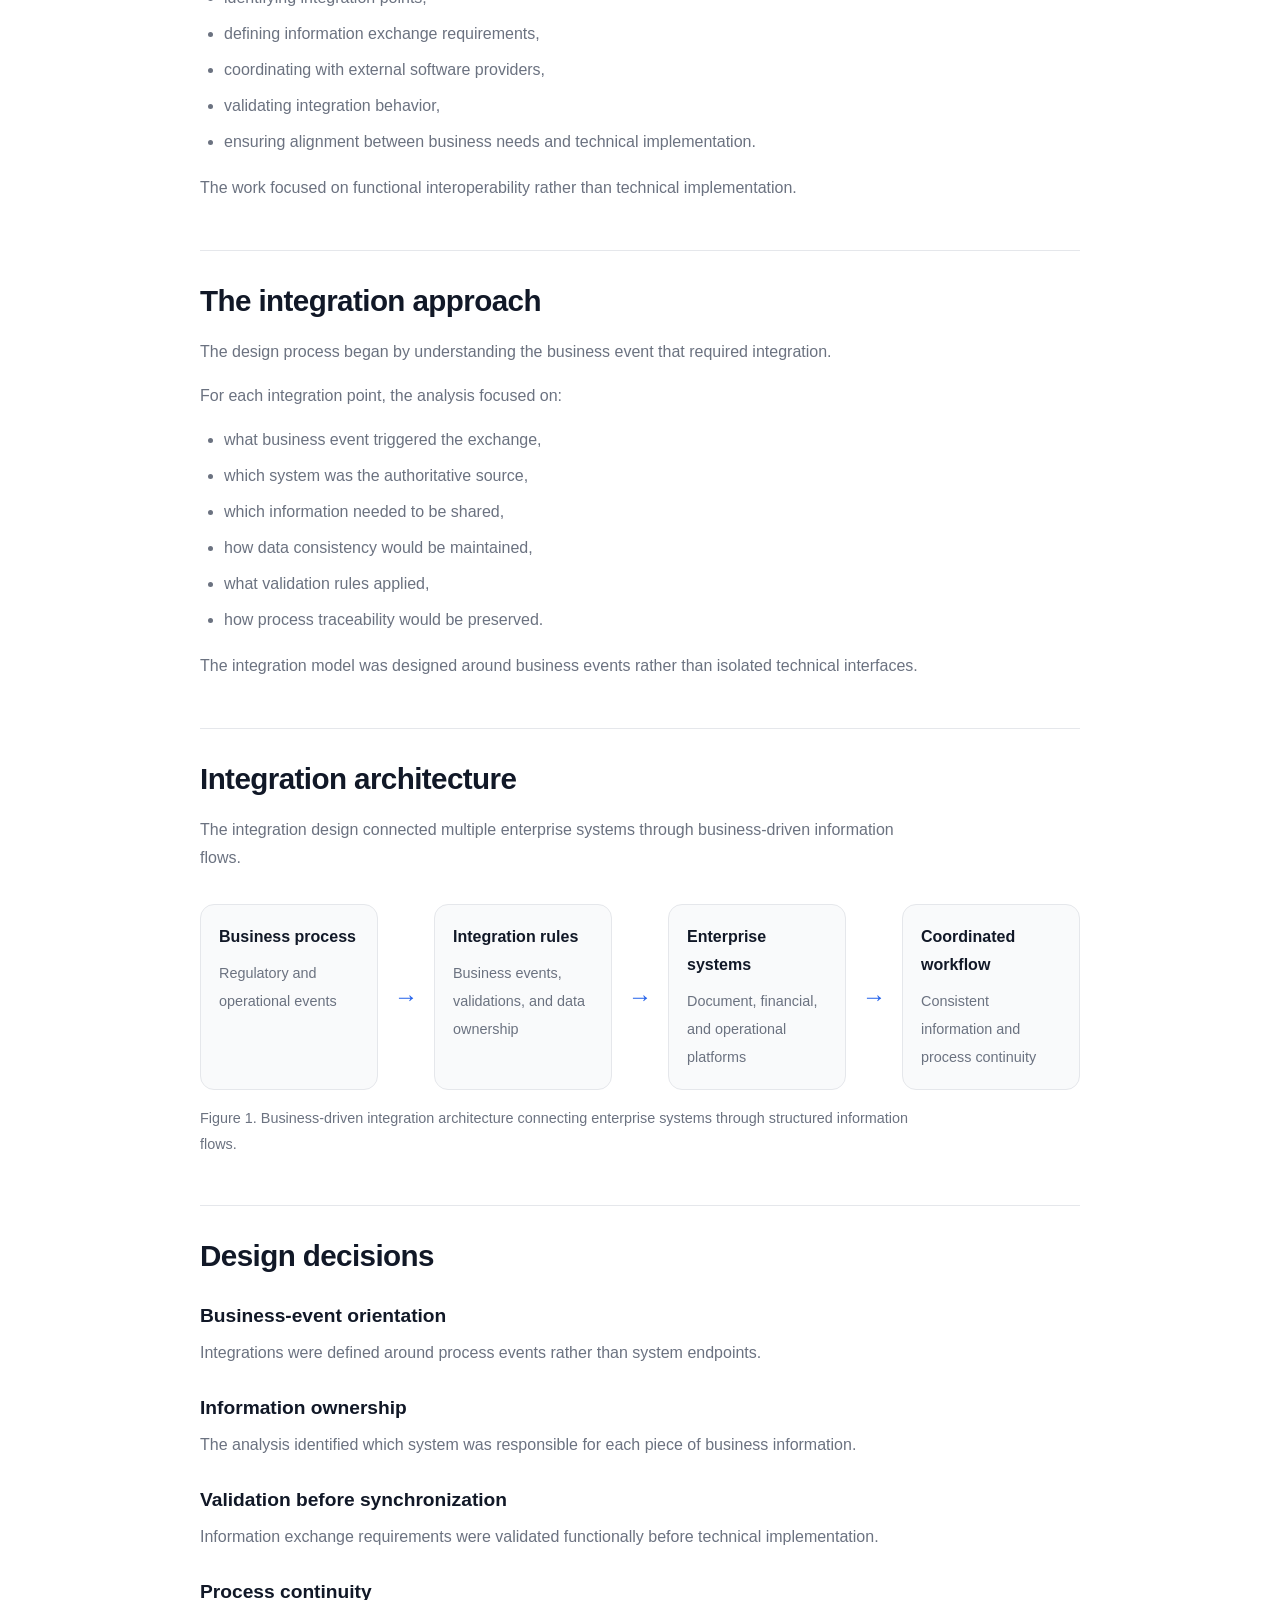
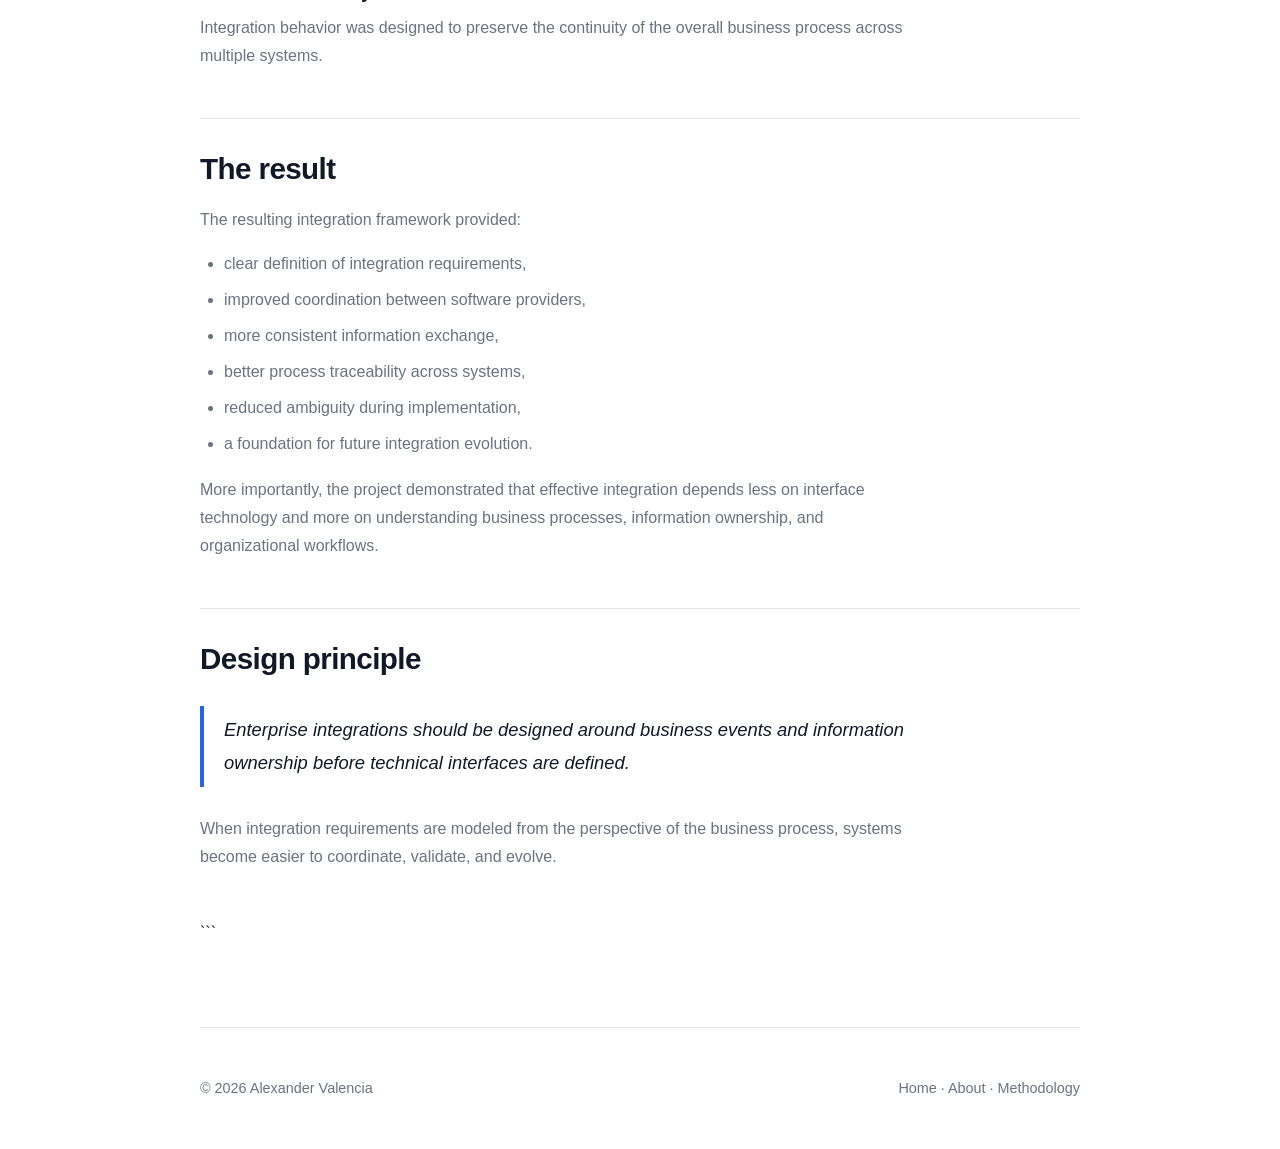
<file: cases/systems-integration.html>
<!DOCTYPE html>

<html lang="en">
<head>
    <meta charset="UTF-8">
    <meta name="viewport" content="width=device-width, initial-scale=1.0">
    <title>Systems Integration | Alexander Valencia</title>
    <link rel="stylesheet" href="../assets/css/style.css">
</head>
<body>

<header class="container">
    <nav>
        <div class="logo">Alexander Valencia</div>
        <div class="nav-links">
            <a href="../index.html">Home</a>
            <a href="../about.html">About</a>
            <a href="../methodology.html">Methodology</a>
        </div>
    </nav>
</header>

<main class="container page-content">

```
<section class="page-header">
    <h1>Designing business-driven systems integration</h1>
    <p class="subtitle">
        Defining information flows, business events, and integration requirements across
        enterprise systems.
    </p>
</section>

<section>

    <h2>Overview</h2>

    <p>
        Integration projects often fail because they are treated as technical connections
        between systems rather than business connections between processes.
    </p>

    <p>
        This case study describes the functional design of integrations between an
        enterprise information system and multiple external platforms, including
        document management, financial, and institutional systems.
    </p>

    <p>
        The objective was not simply to exchange data. The objective was to ensure that
        information moved consistently across organizational processes while preserving
        business meaning, process integrity, and operational traceability.
    </p>

</section>

<section>

    <h2>The challenge</h2>

    <p>
        Multiple information systems supported different parts of the organization’s
        operational environment.
    </p>

    <p>The integration architecture needed to coordinate:</p>

    <ul>
        <li>document management workflows,</li>
        <li>financial and accounting processes,</li>
        <li>institutional web services,</li>
        <li>operational information systems,</li>
        <li>external technology providers.</li>
    </ul>

    <p>
        The challenge was not understanding every technical implementation detail.
    </p>

    <p>
        The challenge was understanding how business processes crossed system boundaries.
    </p>

</section>

<section>

    <h2>My role</h2>

    <p>
        My responsibility was to define the functional requirements for system
        integrations from the perspective of business processes and information flows.
    </p>

    <p>This involved:</p>

    <ul>
        <li>understanding the operational processes involved,</li>
        <li>identifying integration points,</li>
        <li>defining information exchange requirements,</li>
        <li>coordinating with external software providers,</li>
        <li>validating integration behavior,</li>
        <li>ensuring alignment between business needs and technical implementation.</li>
    </ul>

    <p>
        The work focused on functional interoperability rather than technical implementation.
    </p>

</section>

<section>

    <h2>The integration approach</h2>

    <p>
        The design process began by understanding the business event that required
        integration.
    </p>

    <p>For each integration point, the analysis focused on:</p>

    <ul>
        <li>what business event triggered the exchange,</li>
        <li>which system was the authoritative source,</li>
        <li>which information needed to be shared,</li>
        <li>how data consistency would be maintained,</li>
        <li>what validation rules applied,</li>
        <li>how process traceability would be preserved.</li>
    </ul>

    <p>
        The integration model was designed around business events rather than isolated
        technical interfaces.
    </p>

</section>

<section>

    <h2>Integration architecture</h2>

    <p>
        The integration design connected multiple enterprise systems through business-driven
        information flows.
    </p>

    <div class="diagram-flow">

        <div class="diagram-box">
            <strong>Business process</strong>
            <span>Regulatory and operational events</span>
        </div>

        <div class="diagram-arrow">→</div>

        <div class="diagram-box">
            <strong>Integration rules</strong>
            <span>Business events, validations, and data ownership</span>
        </div>

        <div class="diagram-arrow">→</div>

        <div class="diagram-box">
            <strong>Enterprise systems</strong>
            <span>Document, financial, and operational platforms</span>
        </div>

        <div class="diagram-arrow">→</div>

        <div class="diagram-box">
            <strong>Coordinated workflow</strong>
            <span>Consistent information and process continuity</span>
        </div>

    </div>

    <p class="diagram-caption">
        Figure 1. Business-driven integration architecture connecting enterprise systems
        through structured information flows.
    </p>

</section>

<section>

    <h2>Design decisions</h2>

    <h3>Business-event orientation</h3>
    <p>
        Integrations were defined around process events rather than system endpoints.
    </p>

    <h3>Information ownership</h3>
    <p>
        The analysis identified which system was responsible for each piece of business
        information.
    </p>

    <h3>Validation before synchronization</h3>
    <p>
        Information exchange requirements were validated functionally before technical
        implementation.
    </p>

    <h3>Process continuity</h3>
    <p>
        Integration behavior was designed to preserve the continuity of the overall
        business process across multiple systems.
    </p>

</section>

<section>

    <h2>The result</h2>

    <p>The resulting integration framework provided:</p>

    <ul>
        <li>clear definition of integration requirements,</li>
        <li>improved coordination between software providers,</li>
        <li>more consistent information exchange,</li>
        <li>better process traceability across systems,</li>
        <li>reduced ambiguity during implementation,</li>
        <li>a foundation for future integration evolution.</li>
    </ul>

    <p>
        More importantly, the project demonstrated that effective integration depends
        less on interface technology and more on understanding business processes,
        information ownership, and organizational workflows.
    </p>

</section>

<section>

    <h2>Design principle</h2>

    <blockquote>
        Enterprise integrations should be designed around business events and information
        ownership before technical interfaces are defined.
    </blockquote>

    <p>
        When integration requirements are modeled from the perspective of the business
        process, systems become easier to coordinate, validate, and evolve.
    </p>

</section>
```

</main>

<footer class="container footer">
    <p>© 2026 Alexander Valencia</p>
    <p>
        <a href="../index.html">Home</a> ·
        <a href="../about.html">About</a> ·
        <a href="../methodology.html">Methodology</a>
    </p>
</footer>

</body>
</html>
</file>
<file: assets/css/style.css>
:root {
--text: #111827;
--muted: #6b7280;
--border: #e5e7eb;
--background: #ffffff;
--surface: #f9fafb;
--accent: #2563eb;
--accent-hover: #1d4ed8;
}

* {
  margin: 0;
  padding: 0;
  box-sizing: border-box;
  }

html {
scroll-behavior: smooth;
}

body {
font-family: -apple-system, BlinkMacSystemFont, 'Segoe UI', Roboto, Helvetica, Arial, sans-serif;
color: var(--text);
background: var(--background);
line-height: 1.75;
-webkit-font-smoothing: antialiased;
}

/* ---------- Layout ---------- */

.container {
width: min(880px, 92%);
margin: 0 auto;
}

.page-content {
padding-top: 32px;
padding-bottom: 80px;
}

.page-header {
padding: 24px 0 36px;
border-bottom: 1px solid var(--border);
margin-bottom: 40px;
}

.page-header h1 {
font-size: clamp(2.4rem, 5vw, 3.4rem);
line-height: 1.1;
font-weight: 700;
letter-spacing: -0.03em;
margin-bottom: 16px;
}

/* ---------- Navigation ---------- */

nav {
display: flex;
justify-content: space-between;
align-items: center;
padding: 28px 0;
}

.logo {
font-weight: 700;
font-size: 1.05rem;
}

.nav-links {
display: flex;
gap: 24px;
}

.nav-links a {
color: var(--muted);
text-decoration: none;
font-size: 0.95rem;
transition: color 0.2s ease;
}

.nav-links a:hover {
color: var(--text);
}

/* ---------- Hero ---------- */

.hero {
padding: 96px 0 72px;
}

.hero h1 {
    font-size: clamp(2rem, 4vw, 3rem);
    line-height: 1.15;
    font-weight: 700;
    letter-spacing: -0.025em;
    max-width: 760px;
}

.subtitle {
margin-top: 20px;
font-size: 1.15rem;
color: var(--muted);
max-width: 720px;
}

.hero-buttons {
display: flex;
gap: 16px;
margin-top: 36px;
flex-wrap: wrap;
}

/* ---------- Buttons ---------- */

.button {
display: inline-block;
padding: 14px 22px;
border-radius: 10px;
text-decoration: none;
font-weight: 600;
transition: all 0.2s ease;
}

.button.primary {
background: var(--accent);
color: white;
}

.button.primary:hover {
background: var(--accent-hover);
}

.button.secondary {
border: 1px solid var(--border);
color: var(--text);
}

.button.secondary:hover {
background: var(--surface);
}

/* ---------- Content ---------- */

section {
padding: 32px 0;
}

section + section {
border-top: 1px solid var(--border);
}

section h2 {
font-size: 1.85rem;
line-height: 1.25;
margin: 0 0 18px;
letter-spacing: -0.02em;
}

section h3 {
font-size: 1.2rem;
line-height: 1.35;
margin: 28px 0 10px;
}

section p {
color: var(--muted);
max-width: 720px;
margin: 0 0 16px;
}

section ul,
section ol {
max-width: 720px;
margin: 0 0 18px 24px;
color: var(--muted);
}

section li {
margin-bottom: 8px;
}

/* ---------- Cards ---------- */

.cards {
display: grid;
grid-template-columns: repeat(auto-fit, minmax(260px, 1fr));
gap: 24px;
margin-top: 32px;
}

.card {
display: block;
padding: 28px;
border: 1px solid var(--border);
border-radius: 16px;
text-decoration: none;
color: inherit;
transition: all 0.2s ease;
background: white;
}

.card:hover {
border-color: var(--accent);
transform: translateY(-2px);
}

.card h3 {
margin: 0 0 12px;
font-size: 1.2rem;
}

.card p {
margin: 0;
color: var(--muted);
font-size: 0.95rem;
}

/* ---------- Methodology ---------- */

.methodology {
border-top: 1px solid var(--border);
border-bottom: 1px solid var(--border);
}

.process-step {
padding: 22px 0;
border-bottom: 1px solid var(--border);
}

.process-step:last-child {
border-bottom: none;
}

.process-step h3 {
margin-top: 0;
}

/* ---------- Blockquotes ---------- */

blockquote {
border-left: 4px solid var(--accent);
padding: 8px 0 8px 20px;
margin: 28px 0;
font-size: 1.15rem;
color: var(--text);
font-style: italic;
max-width: 720px;
}

/* ---------- Diagrams ---------- */

.diagram-flow {
display: flex;
align-items: stretch;
justify-content: space-between;
gap: 16px;
flex-wrap: wrap;
margin: 32px 0 16px;
}

.diagram-box {
flex: 1 1 160px;
min-width: 160px;
border: 1px solid var(--border);
border-radius: 14px;
padding: 18px;
background: var(--surface);
}

.diagram-box strong {
display: block;
margin-bottom: 8px;
color: var(--text);
}

.diagram-box span {
color: var(--muted);
font-size: 0.9rem;
}

.diagram-arrow {
display: flex;
align-items: center;
justify-content: center;
color: var(--accent);
font-size: 1.5rem;
font-weight: 600;
}

.diagram-caption {
color: var(--muted);
font-size: 0.9rem;
margin-top: 12px;
}

/* ---------- Footer ---------- */

.footer {
padding: 48px 0;
display: flex;
justify-content: space-between;
align-items: center;
color: var(--muted);
font-size: 0.9rem;
flex-wrap: wrap;
gap: 16px;
border-top: 1px solid var(--border);
}

.footer a {
color: var(--muted);
text-decoration: none;
}

.footer a:hover {
color: var(--text);
}

/* ---------- Responsive ---------- */

@media (max-width: 768px) {

```
.container {
    width: min(92%, 680px);
}

nav {
    flex-direction: column;
    align-items: flex-start;
    gap: 16px;
}

.hero {
    padding: 72px 0 56px;
}

.hero h1 {
    font-size: 2.4rem;
}

.subtitle {
    font-size: 1.05rem;
}

.page-header {
    padding-bottom: 28px;
    margin-bottom: 32px;
}

section {
    padding: 28px 0;
}

.diagram-flow {
    flex-direction: column;
}

.diagram-arrow {
    transform: rotate(90deg);
    padding: 4px 0;
}

.footer {
    flex-direction: column;
    align-items: flex-start;
}
```

}
</file>
